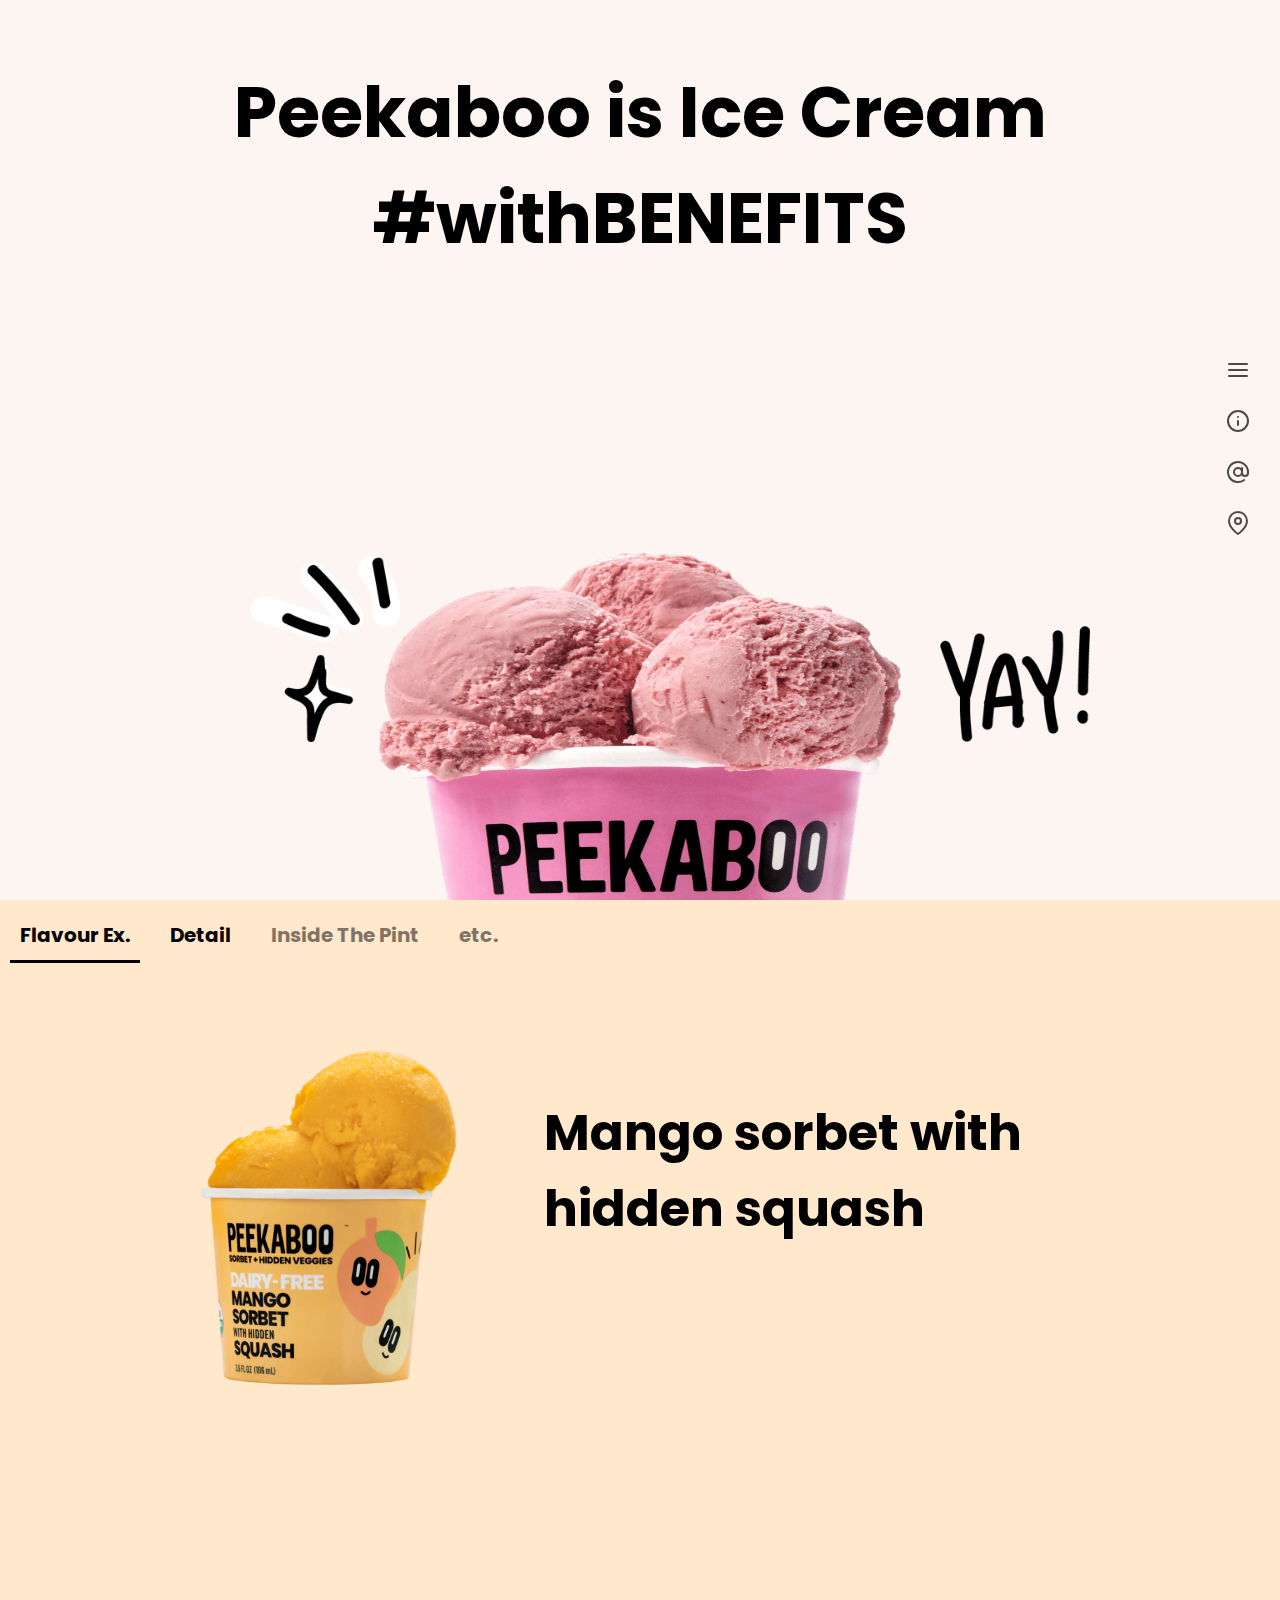
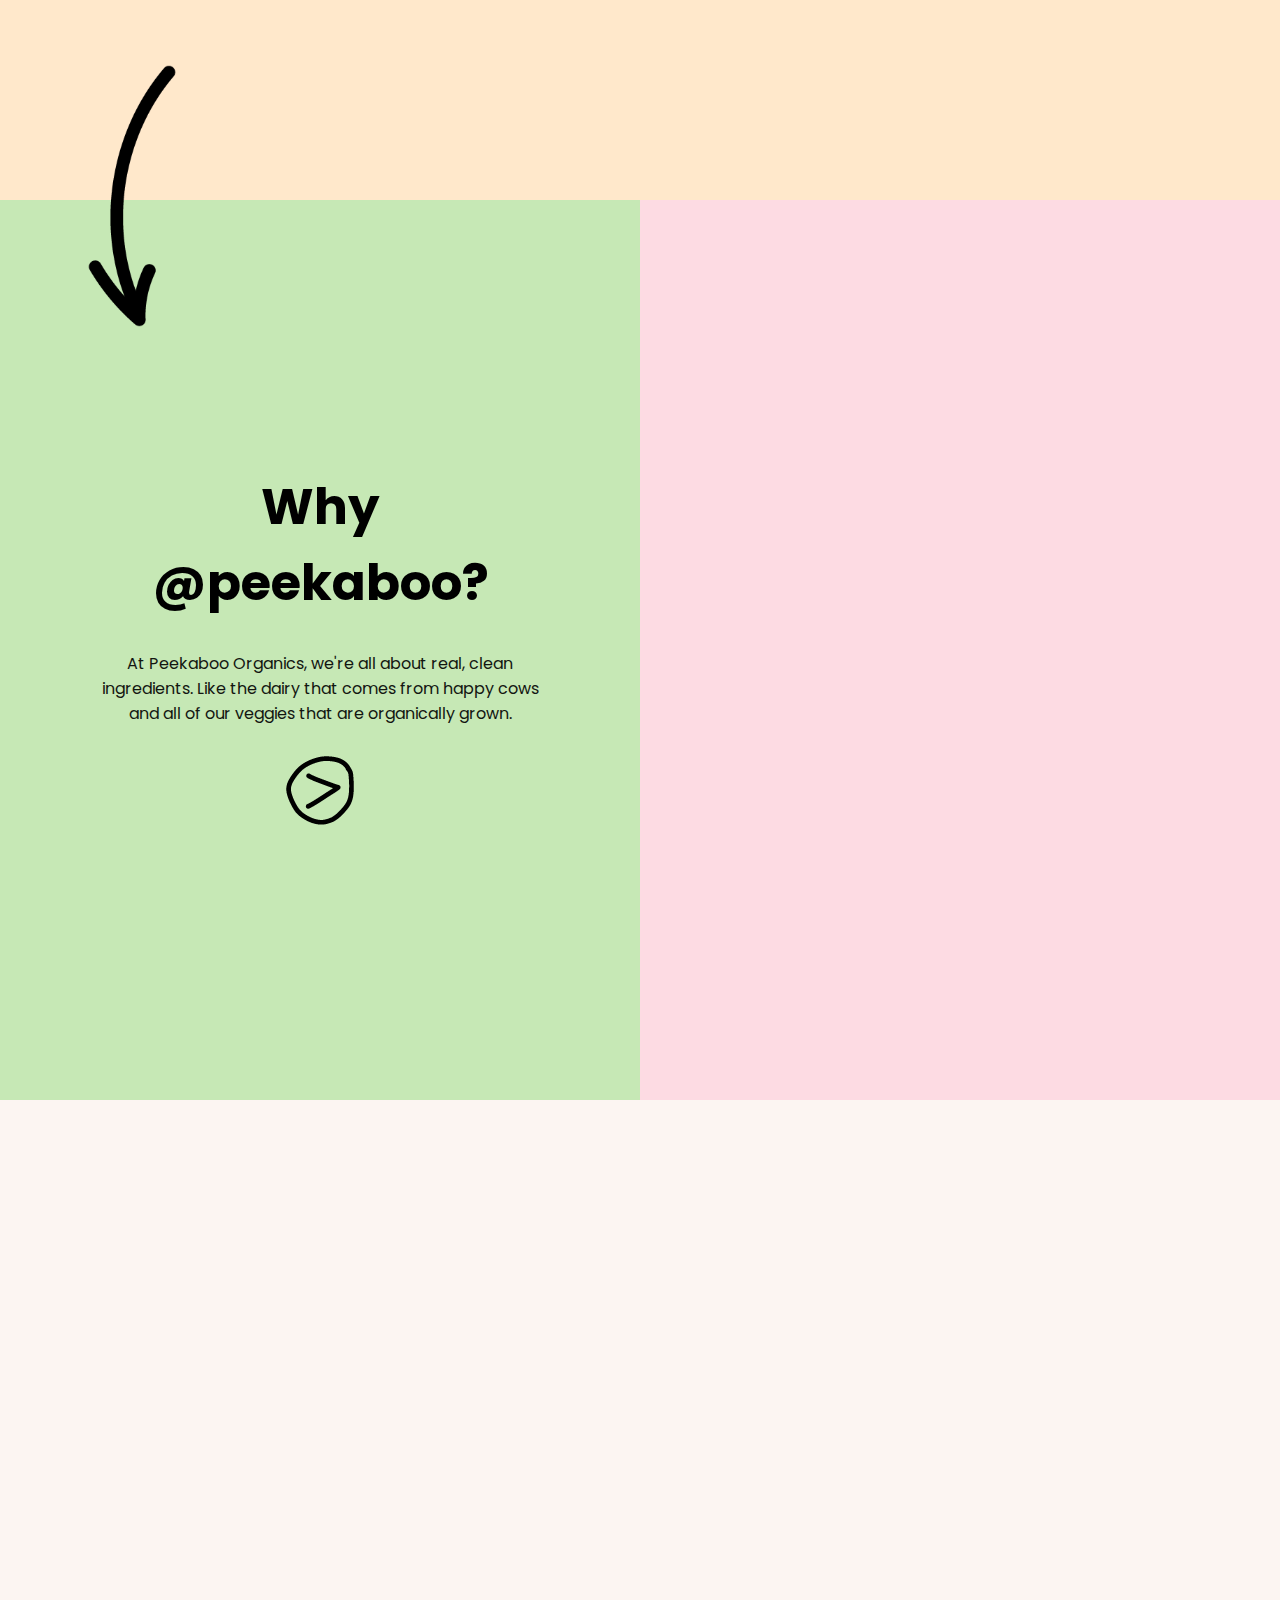
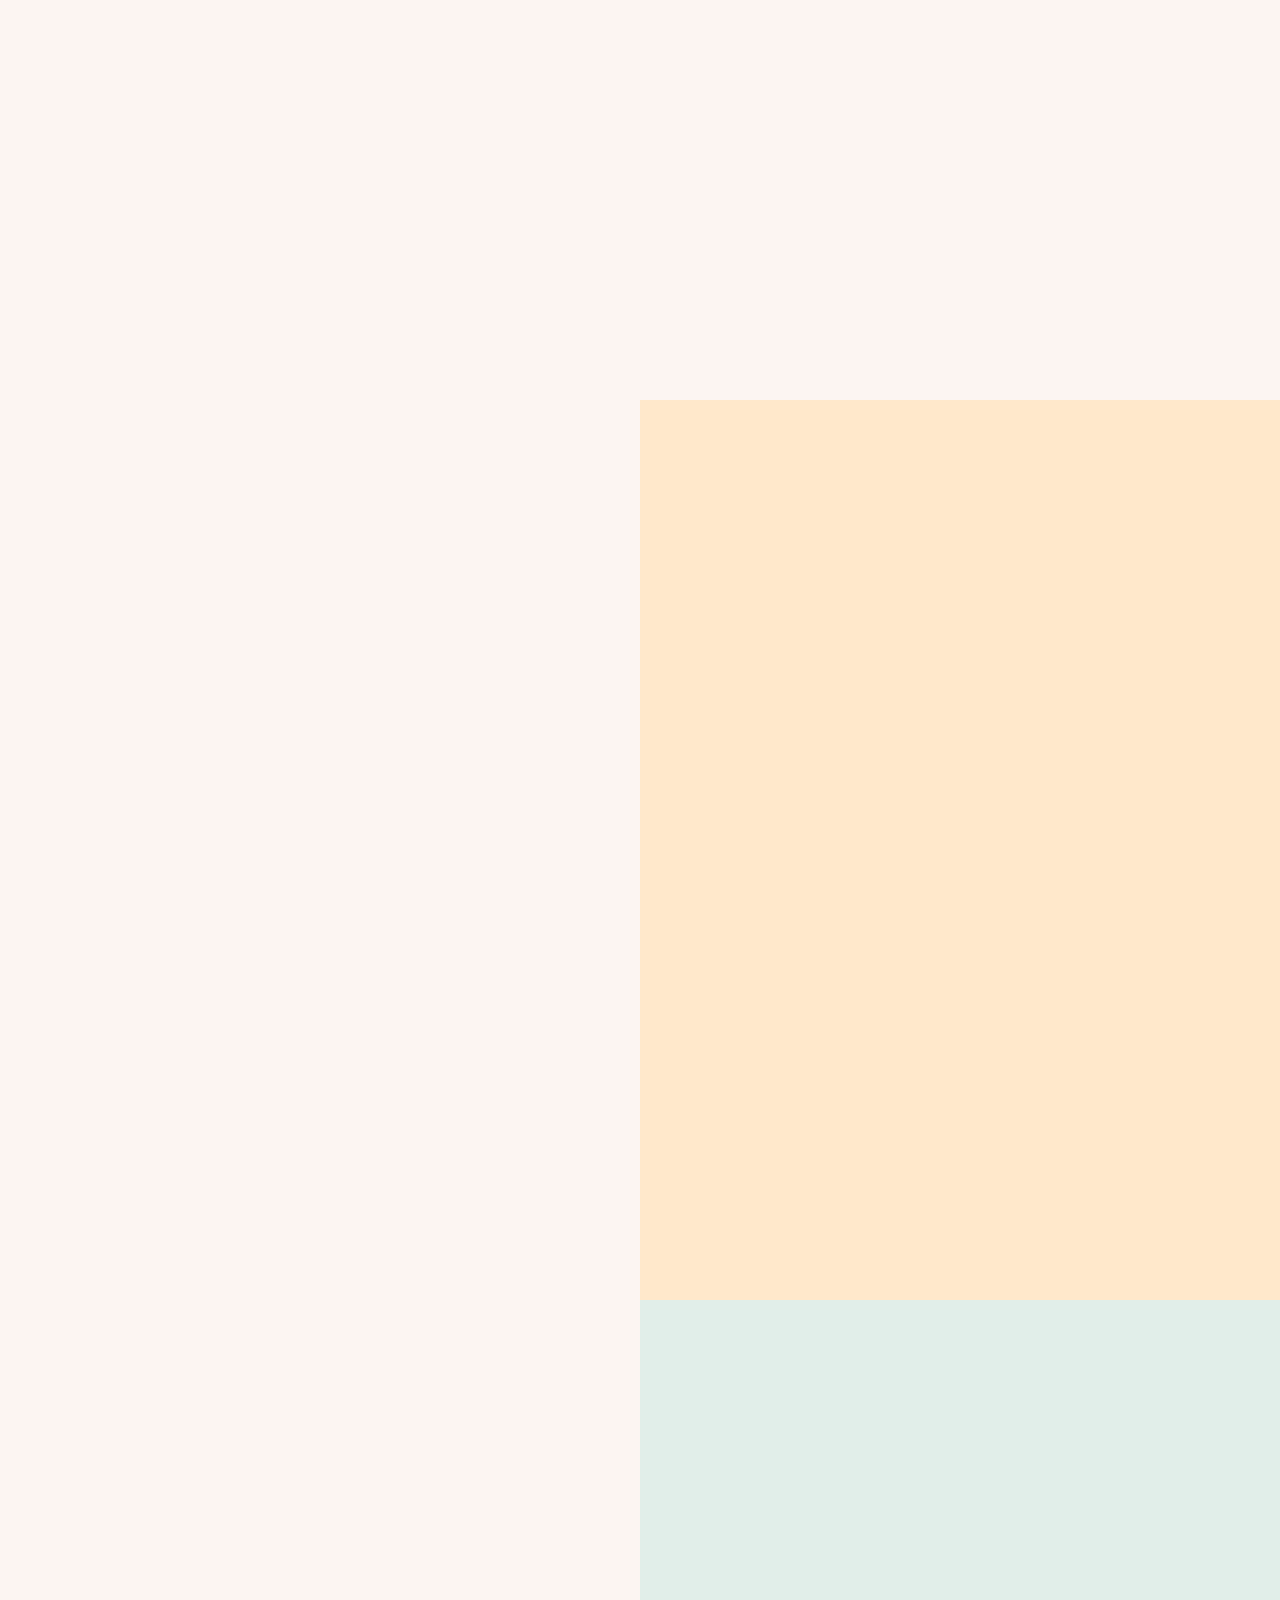
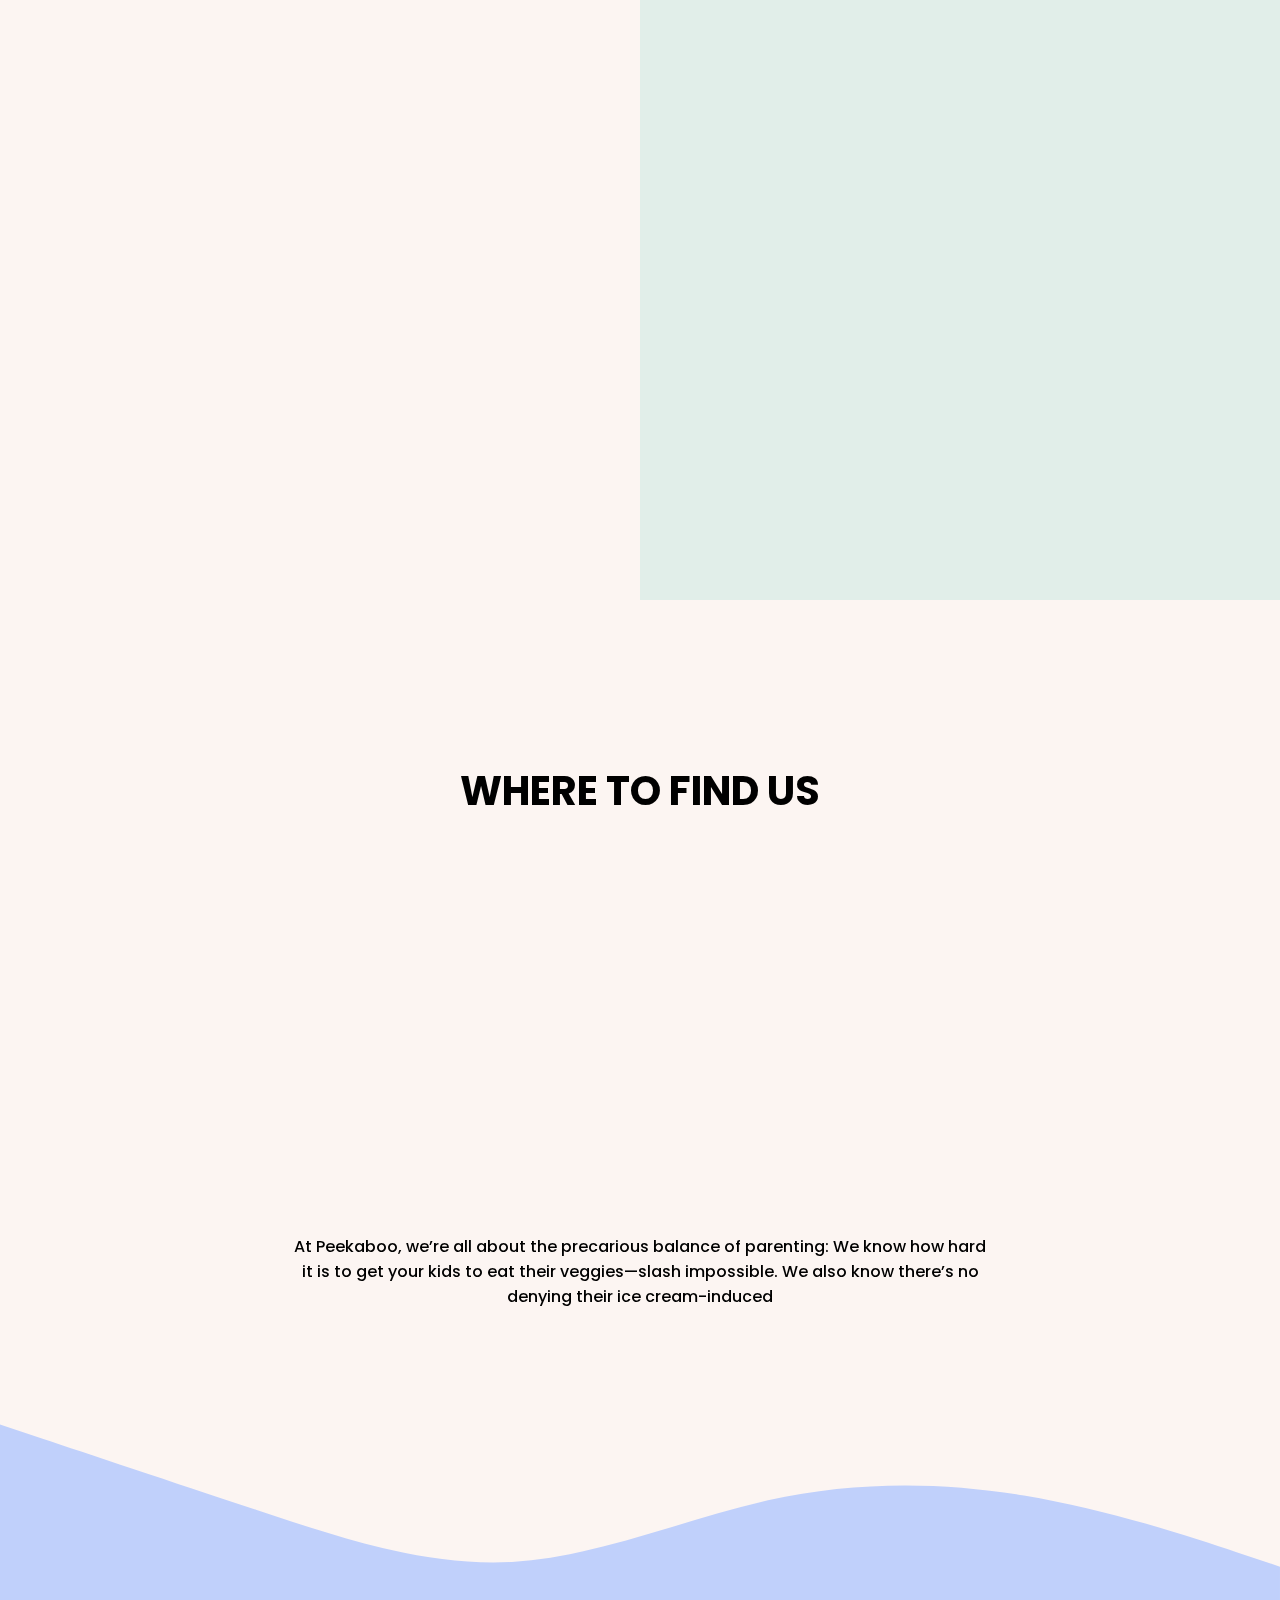
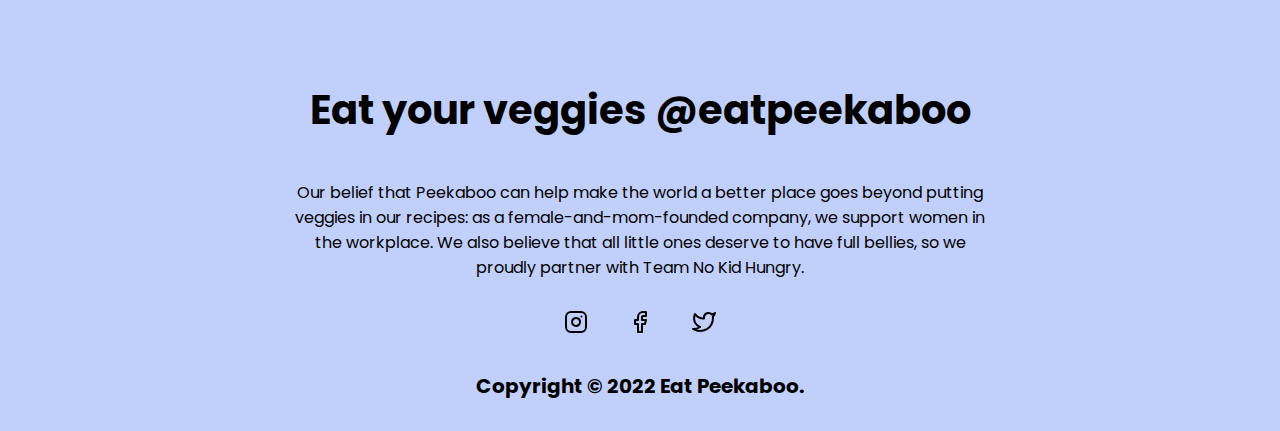
<file: food landing page/index.html>
<!DOCTYPE html>
<html lang="en">
<head>
    <meta charset="UTF-8">
    <meta http-equiv="X-UA-Compatible" content="IE=edge">
    <meta name="viewport" content="width=device-width, initial-scale=1.0">
    <title>Kuliner</title>
    <link rel="stylesheet" href="style.css">
    <link rel="preconnect" href="https://fonts.googleapis.com">
    <link rel="preconnect" href="https://fonts.gstatic.com" crossorigin>
    <link href="https://fonts.googleapis.com/css2?family=Poppins:wght@500;700;900&display=swap" rel="stylesheet">
    <link rel="stylesheet" href="https://unpkg.com/aos@next/dist/aos.css" />
</head>
<body>
<!-- =========== container ========== -->
    <div class="container">
        <!-- navbar -->
        <div class="navbar">
            <ul>
                <li><a href="#banner"><img src="img/menu.svg" alt=""></a></li>
                <li><a href="#about"><img src="img/info.svg" alt=""></a></li>
                <li><a href="#menu"><img src="img/at.svg" alt=""></a></li>
                <li><a href="#locate"><img src="img/map.svg" alt=""></a></li>
            </ul>
        </div>
        <!-- banner -->
        <section id="banner" class="banner">
            <div class="banner-title">
                <h1>Peekaboo is Ice Cream #withBENEFITS</h1>
            </div>
            <div class="banner-frame">
                <img src="img/peekaboo_cotton.png" alt="">
                <img src="img/spark_star.png" alt="">
                <img src="img/yay.png" alt="">
            </div>
        </section>
        <!-- about -->
        <section id="about" class="about-sect">
            <div class="about">
                <!-- about 1 -->
                <input type="radio" id="about-1" name="about" checked>
                <label for="about-1">Flavour Ex.</label>
                <div class="about-content">
                    <img src="img/peekaboo_mango.png" alt="">
                    <div class="about-text">
                        <h1>Mango sorbet with hidden squash</h1>
                        <p data-aos="fade-right">We pulled off a real magic trick with this mango sorbet, mixing in a cup full of pumpkin squash. Technically a fruit, it’s high in fiber and beta carotene, adding a health kick to our creamy (and non-dairy) recipe.</p>
                    </div>
                </div>
                <!-- about 2 -->
                <input type="radio" id="about-2" name="about">
                <label for="about-2">Detail</label>
                <div class="about-content">
                    <img src="img/veggies.gif">
                    <div class="about-text">
                        <h1>Less Judgement.</h1>
                        <p>Kids won’t eat their broccoli? Same same. We’re on a mission to help families develop a healthier relationship with food (and to stop beating themselves up for the #fails!). Serving ice cream with nutrition helps take some of that stress away.</p>
                        <a href="#menu"><img src="img/button.png" alt=""></a>
                    </div>
                </div>
                <label class="incorrect">Inside The Pint</label>
                <label class="incorrect">etc.</label>
            </div>
        </section>
    </div>
    <!-- sticky -->
    <section class="sticky-area" id="menu">
        <div class="sticky">
            <img src="img/arrow.png" alt="">
            <h1>Why @peekaboo?</h1>
            <p>At Peekaboo Organics, we're all about real, clean ingredients. Like the dairy that comes from happy cows and all of our veggies that are organically grown.</p>
            <a href="#about"><img src="img/button.png" alt=""></a>
        </div>
        <div class="sticky-content">
            <div>
                <img data-aos="fade-up" src="img/peekaboo_unicorn.png" alt="">
            </div>
            <div>
                <img data-aos="fade-up" src="img/peekaboo_choco.png" alt="">
            </div>
            <div>
                <img data-aos="fade-up" src="img/peekaboo_cookie.png" alt="">
            </div>
            <div>
                <img data-aos="fade-up" src="img/peekaboo_mint.png" alt="">
            </div>
        </div>
    </section>
    <!-- bottom -->
    <section class="bottom" id="locate">
        <div class="locate">
            <h1>WHERE TO FIND US</h1>
            <img data-aos="fade-up" src="img/maps.png" alt="">
            <p>At Peekaboo, we’re all about the precarious balance of parenting: We know how hard it is to get your kids to eat their veggies—slash impossible. We also know there’s no denying their ice cream-induced</p>
        </div>
        <br>
        <svg xmlns="http://www.w3.org/2000/svg" viewBox="0 0 1440 320"><path fill="#c0d0fb" fill-opacity="1" d="M0,32L48,48C96,64,192,96,288,128C384,160,480,192,576,186.7C672,181,768,139,864,117.3C960,96,1056,96,1152,112C1248,128,1344,160,1392,176L1440,192L1440,320L1392,320C1344,320,1248,320,1152,320C1056,320,960,320,864,320C768,320,672,320,576,320C480,320,384,320,288,320C192,320,96,320,48,320L0,320Z"></path></svg>
    </section>
    <section class="footer">
        <div class="footer-title">
            <h1>Eat your veggies @eatpeekaboo</h1>
            <p>Our belief that Peekaboo can help make the world a better place goes beyond putting veggies in our recipes: as a female-and-mom-founded company, we support women in the workplace. We also believe
            that all little ones deserve to have full bellies, so we proudly partner with Team No Kid Hungry.</p>
        </div>
        <div class="footer-icon">
            <a href=""><img src="img/instagram.svg" alt=""></a>
            <a href=""><img src="img/facebook.svg" alt=""></a>
            <a href=""><img src="img/twitter.svg" alt=""></a>
        </div>
        <h3>Copyright © 2022 Eat Peekaboo.</h3>
    </section>
    <script src="https://unpkg.com/aos@next/dist/aos.js"></script>
    <script>
      AOS.init();
    </script>
</body>
</html>
</file>
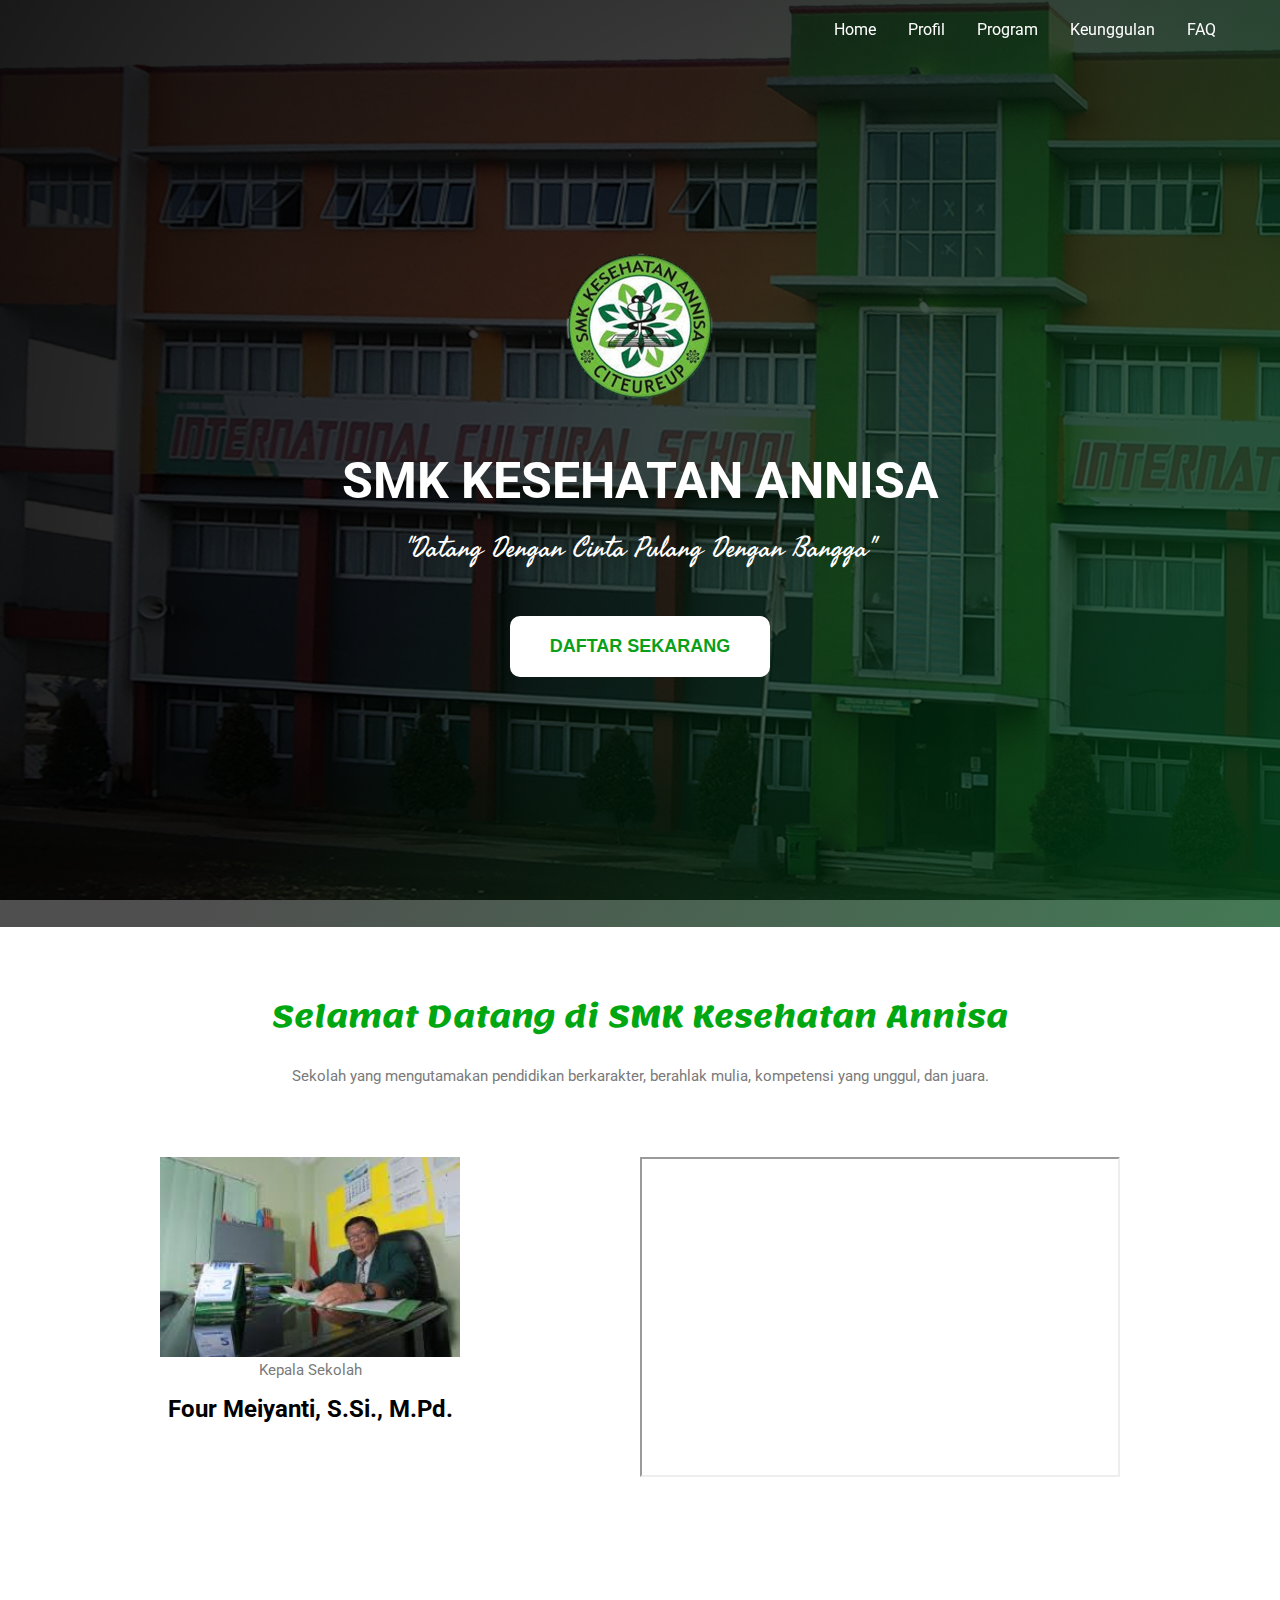
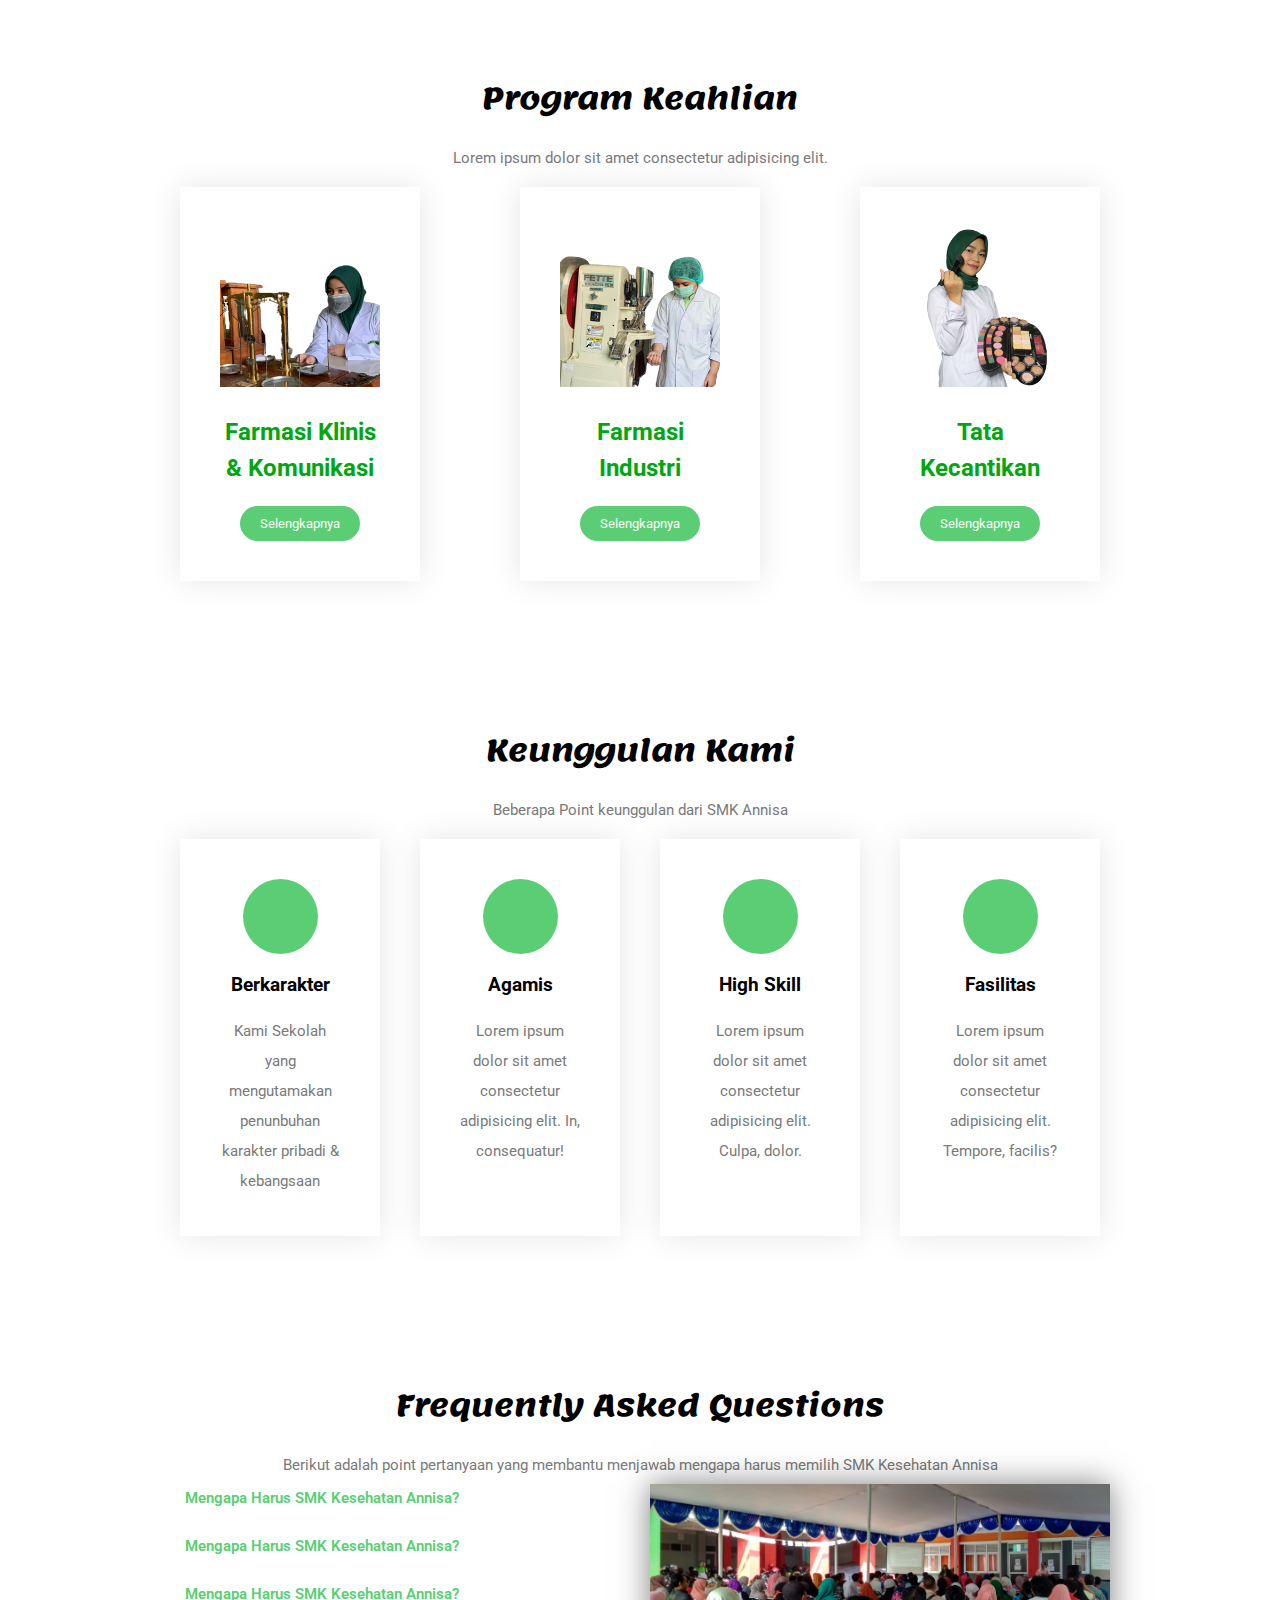
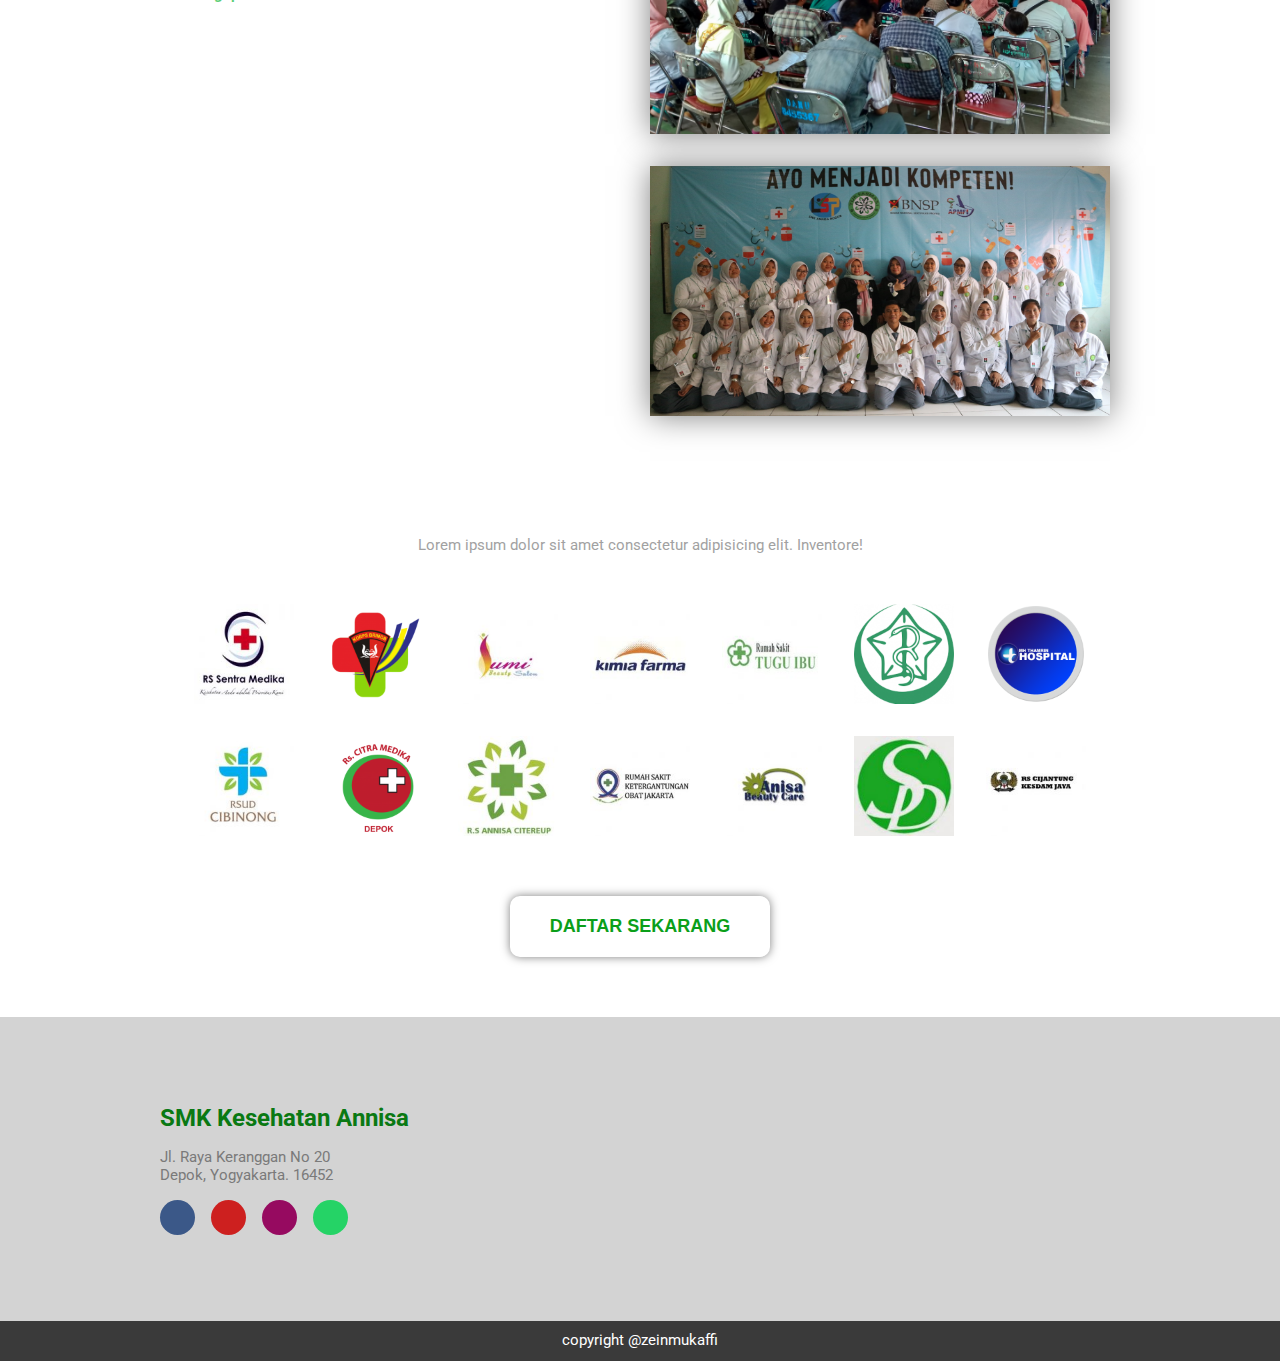
<file: school landing page/index.html>
<!DOCTYPE html>
<html lang="en">
<head>
    <meta charset="UTF-8">
    <meta http-equiv="X-UA-Compatible" content="IE=edge">
    <meta name="viewport" content="width=device-width, initial-scale=1.0">
    <title>Sekolah</title>
    <link rel="stylesheet" href="style.css">
    <link rel="stylesheet" href="https://cdnjs.cloudflare.com/ajax/libs/font-awesome/6.1.1/css/all.min.css" integrity="sha512-KfkfwYDsLkIlwQp6LFnl8zNdLGxu9YAA1QvwINks4PhcElQSvqcyVLLD9aMhXd13uQjoXtEKNosOWaZqXgel0g==" crossorigin="anonymous" referrerpolicy="no-referrer" />
</head>
<body>

    <!-- nav -->
    <nav class="nav">
        <ul>
            <li><a href="#home">Home</a></li>
            <li><a href="#profil">Profil</a></li>
            <li><a href="#major">Program</a></li>
            <li><a href="#keunggulan">Keunggulan</a></li>
            <li><a href="#aq">FAQ</a></li>
        </ul>
    </nav>

    <!-- home -->
    <section id="home" class="home">
        <div class="pelapis">
            <div class="kotak">
                <img src="asset/logo-ikon.png" alt="">
                <h1>SMK KESEHATAN ANNISA</h1>
                <p>"Datang Dengan Cinta Pulang Dengan Bangga"</p>
                <button><i class="fa-regular fa-id-badge"></i> DAFTAR SEKARANG</button>
            </div>
        </div>
    </section>
    <!-- profil -->
    <section id="profil" class="profil">
        <h1>Selamat Datang di SMK Kesehatan Annisa</h1>
        <p>Sekolah yang mengutamakan pendidikan berkarakter, berahlak mulia, kompetensi yang unggul, dan juara.</p>
        <div class="kontenprofil">
            <div class="kepsek" data-aos="slide-up" data-aos-duration="1000">
                <img width="300px" src="asset/kepsek.jpg" alt="">
                <p>Kepala Sekolah</p>
                <h2>Four Meiyanti, S.Si., M.Pd.</h2>
            </div>
            <iframe width="50%" height="320px"
            src="https://www.youtube.com/embed/XrmkRbIV8Vs" data-aos="slide-up" data-aos-duration="2000">
            </iframe>
        </div>
    </section>

    <!-- major -->

    <section id="major" class="major">
        <h1>Program Keahlian</h1>
        <p>Lorem ipsum dolor sit amet consectetur adipisicing elit.</p>
        <div class="kotaks">
            <div class="kotak">
                <img src="asset/farmasi-klinis.png" alt="">
                <i class="fa-solid fa-tablets fa-4x fa-fade"></i>
                <h2>Farmasi Klinis & Komunikasi</h2>
                <button>Selengkapnya</button>
            </div>

            <div class="kotak">
                <img src="asset/farmasi-industri-dpn.png" alt="">
                <i class="fa-solid fa-capsules fa-4x fa-fade"></i>
                <h2>Farmasi Industri</h2>
                <button>Selengkapnya</button>
            </div>

            <div class="kotak">
                <img src="asset/kecantikan.png" alt="">
                <i class="fa-solid fa-palette fa-4x fa-fade"></i>
                <h2>Tata Kecantikan</h2>
                <button>Selengkapnya</button>
            </div>
        </div>
    </section>

    <!-- major end -->

    <!-- keunggulan -->
    <section id="keunggulan" class="keunggulan">
        <h1>Keunggulan Kami</h1>
        <p>Beberapa Point keunggulan dari SMK Annisa</p>
        <div class="kotaks">
            <div class="kotak">
                <div class="yey">
                    <i class="fa-solid fa-stopwatch"></i>
                </div>
                <h3>Berkarakter</h3>
                <p>Kami Sekolah yang mengutamakan penunbuhan karakter pribadi & kebangsaan</p>
            </div>

            <div class="kotak">
                <div class="yey">
                    <i class="fa-solid fa-book-open"></i>
                </div>
                <h3>Agamis</h3>
                <p>Lorem ipsum dolor sit amet consectetur adipisicing elit. In, consequatur!</p>
            </div>
            <div class="kotak">
                <div class="yey">
                    <i class="fa-solid fa-temperature-high"></i>
                </div>
                <h3>High Skill</h3>
                <p>Lorem ipsum dolor sit amet consectetur adipisicing elit. Culpa, dolor.</p>
            </div>
            <div class="kotak">
                <div class="yey">
                    <i class="fa-solid fa-building"></i>
                </div>
                <h3>Fasilitas</h3>
                <p>Lorem ipsum dolor sit amet consectetur adipisicing elit. Tempore, facilis?</p>
            </div>
        </div>
    </section>

    <!-- keunggulan end -->

    <!-- AQ -->
    <section id="aq" class="aq">
        <div class="head">
            <h1>Frequently Asked Questions  </h1>
            <p>Berikut adalah point pertanyaan yang membantu menjawab mengapa harus memilih SMK Kesehatan Annisa</p>
        </div>
        <div class="question">
            <ul>
                <li onclick="show1()" class="dropbtn">
                    <i class="fa-solid fa-caret-right"></i> Mengapa Harus SMK Kesehatan Annisa?
                    <div class="dropdown-content" id="myDropdown1">
                        <p>Lorem ipsum dolor sit amet consectetur adipisicing elit. Perferendis repellat eos optio magnam nulla id sint quod totam tempore. Beatae debitis eius nisi neque laboriosam.</p>
                    </div>
                </li>
                <li onclick="show2()" class="dropbtn">
                    <i class="fa-solid fa-caret-right"></i> Mengapa Harus SMK Kesehatan Annisa?
                    <div class="dropdown-content" id="myDropdown2">
                        <p>Lorem ipsum dolor sit amet consectetur adipisicing elit. Perferendis repellat eos optio magnam nulla id sint quod totam tempore. Beatae debitis eius nisi neque laboriosam.</p>
                    </div>
                </li>
                <li onclick="show3()" class="dropbtn">
                    <i class="fa-solid fa-caret-right"></i> Mengapa Harus SMK Kesehatan Annisa?
                    <div class="dropdown-content" id="myDropdown3">
                        <p>Lorem ipsum dolor sit amet consectetur adipisicing elit. Perferendis repellat eos optio magnam nulla id sint quod totam tempore. Beatae debitis eius nisi neque laboriosam.</p>
                    </div>
                </li>
            </ul>
            <div class="gambar">
                <img src="asset/rapat-ortu.jpg" id="1" alt="">
                <img src="asset/ujikom.jpg" id="2" alt="">
            </div>
        </div>
    </section>
    <!-- AQ end -->
    <!-- partner -->
    <section class="partner">
        <p>Lorem ipsum dolor sit amet consectetur adipisicing elit. Inventore!</p>
        <div class="img-flex">
            <img src="asset/rs-sentra-medika-150x150.jpg" alt="">
            <img src="asset/RS-brimob-150x150.png" alt="">
            <img src="asset/umi-salon-150x150.jpg" alt="">
            <img src="asset/kimia-farma-150x150.jpg" alt="">
            <img src="asset/rs-tugu-ibu-150x150.jpg" alt="">
            <img src="asset/RS-islambogor-150x150.png" alt="">
            <img src="asset/rs-mh-thamrin-150x150.png" alt="">
            <img src="asset/rsud-cibinong-150x150.jpg" alt="">
            <img src="asset/rs-citramedika-150x150.png" alt="">
            <img src="asset/rs-annisa-citereup-150x150.jpg" alt="">
            <img src="asset/rs-ketergantungan-obat-150x150.jpg" alt="">
            <img src="asset/anisa-beuty-care-150x150.jpg" alt="">
            <img src="asset/rs-simpanga-depok-150x150.jpg" alt="">
            <img src="asset/rs-kesdam-cijantung-ok-150x150.jpg" alt="">
        </div>
        <div class="button">
            <button>
                <i class="fa-regular fa-id-badge"></i>
                DAFTAR SEKARANG
            </button>
        </div>
    </section>
    <!-- partner end -->
    <!-- lokasi -->
    <div class="lokasi">
        <div class="container">
            <div class="left">
                <h2>SMK Kesehatan Annisa</h2>
                <p>Jl. Raya Keranggan No 20 <br> Depok, Yogyakarta. 16452</p>
                <div class="sosmed">
                    <div class="icon" id="fb">
                        <i class="fa-brands fa-facebook fa-xl"></i>
                    </div>
                    <div class="icon" id="yt">
                        <i class="fa-brands fa-youtube fa-xl"></i>
                    </div>
                    <div class="icon" id="ig">
                        <i class="fa-brands fa-instagram fa-xl"></i>
                    </div>
                    <div class="icon" id="wa">
                        <i class="fa-brands fa-whatsapp fa-xl"></i>
                    </div>
                </div>
            </div>
            <div class="right">
                <iframe src="https://www.google.com/maps/embed?pb=!1m18!1m12!1m3!1d1422.598792088502!2d-74.0457111400667!3d40.689740782487675!2m3!1f0!2f0!3f0!3m2!1i1024!2i768!4f13.1!3m3!1m2!1s0x89c25090129c363d%3A0x40c6a5770d25022b!2sPatung%20Liberty!5e0!3m2!1sid!2sid!4v1649319424237!5m2!1sid!2sid" width="100%" height="280" style="border:0;" allowfullscreen="" loading="lazy" referrerpolicy="no-referrer-when-downgrade"></iframe>
            </div>
        </div>
    </div>
    <!-- end lokasi -->
    <!-- footer -->
    <div class="footer">
        <p>copyright @zeinmukaffi</p>
    </div>
    <!-- end -->
    <div class="naik">
        <a href="#home">
            <i class="fa-solid fa-arrow-up"></i>
        </a>
    </div>









    <script src="engine.js"></script>
</body>
</html>
</file>
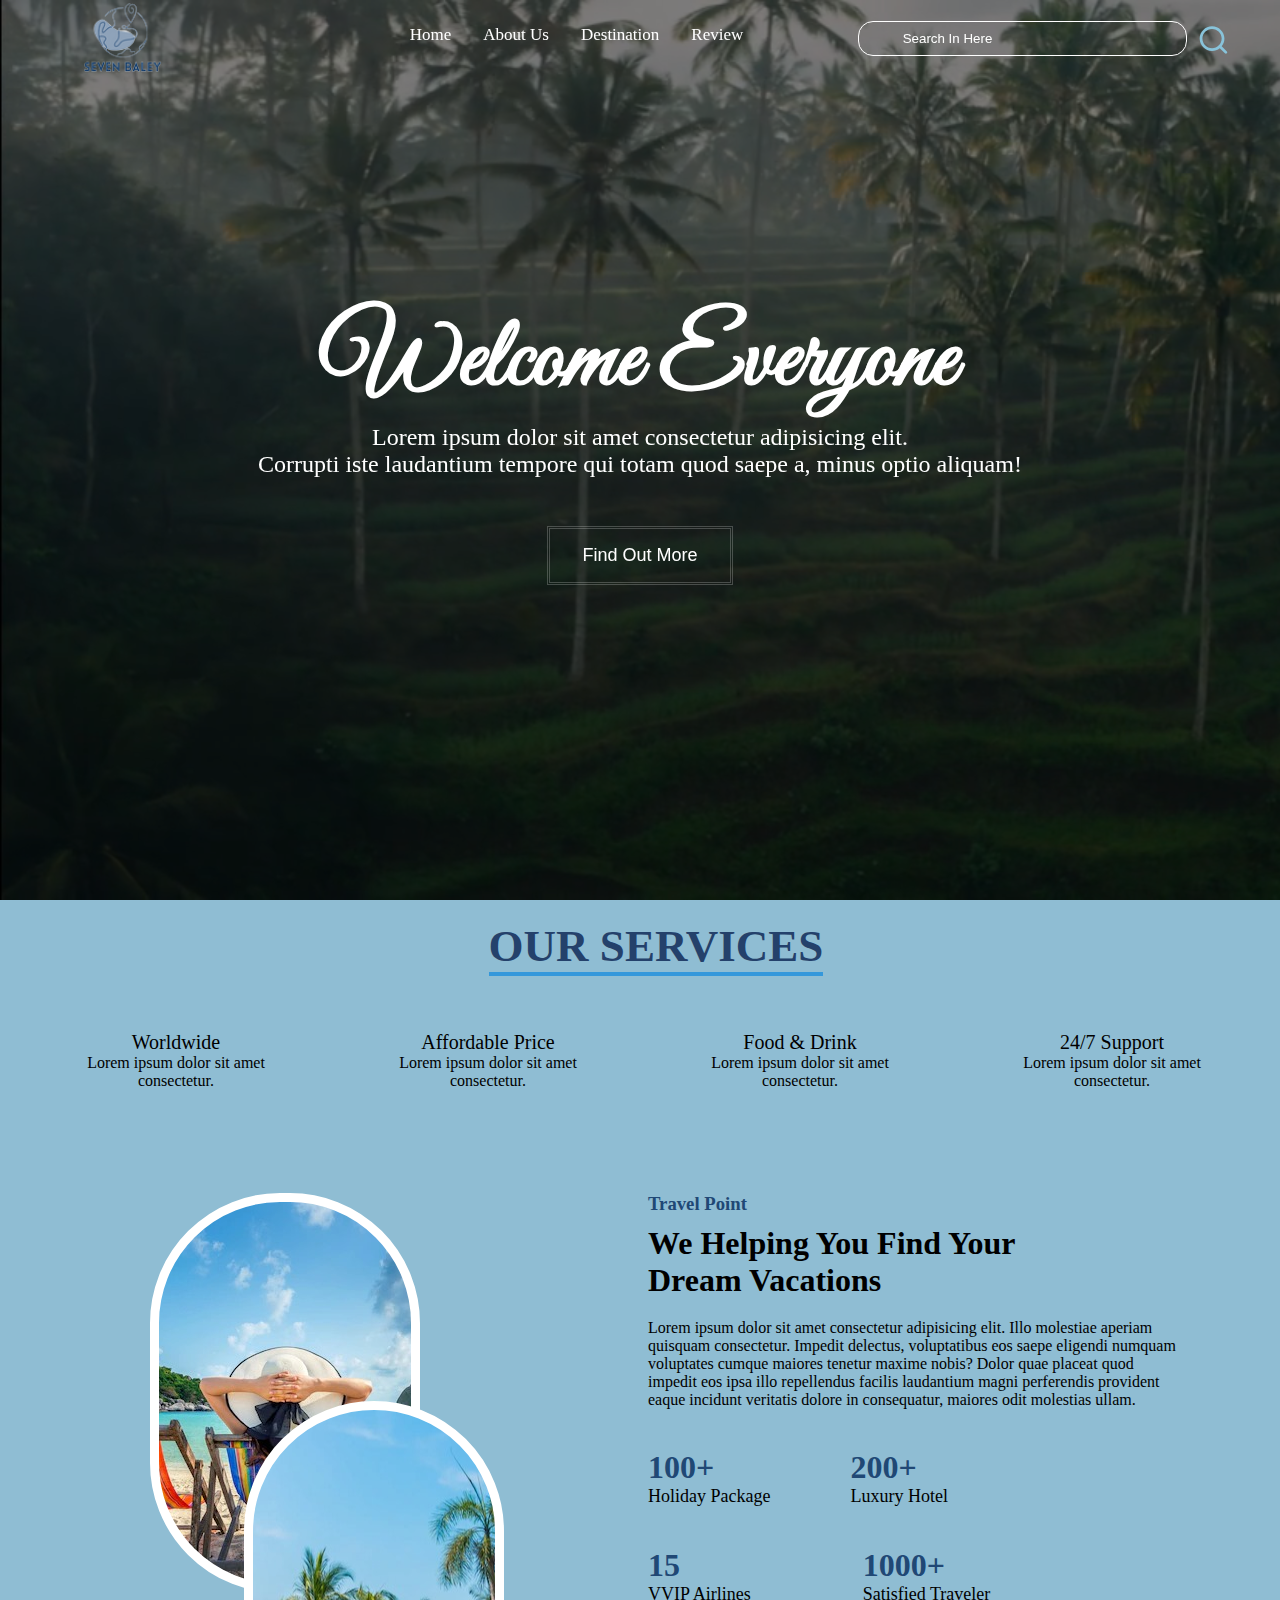
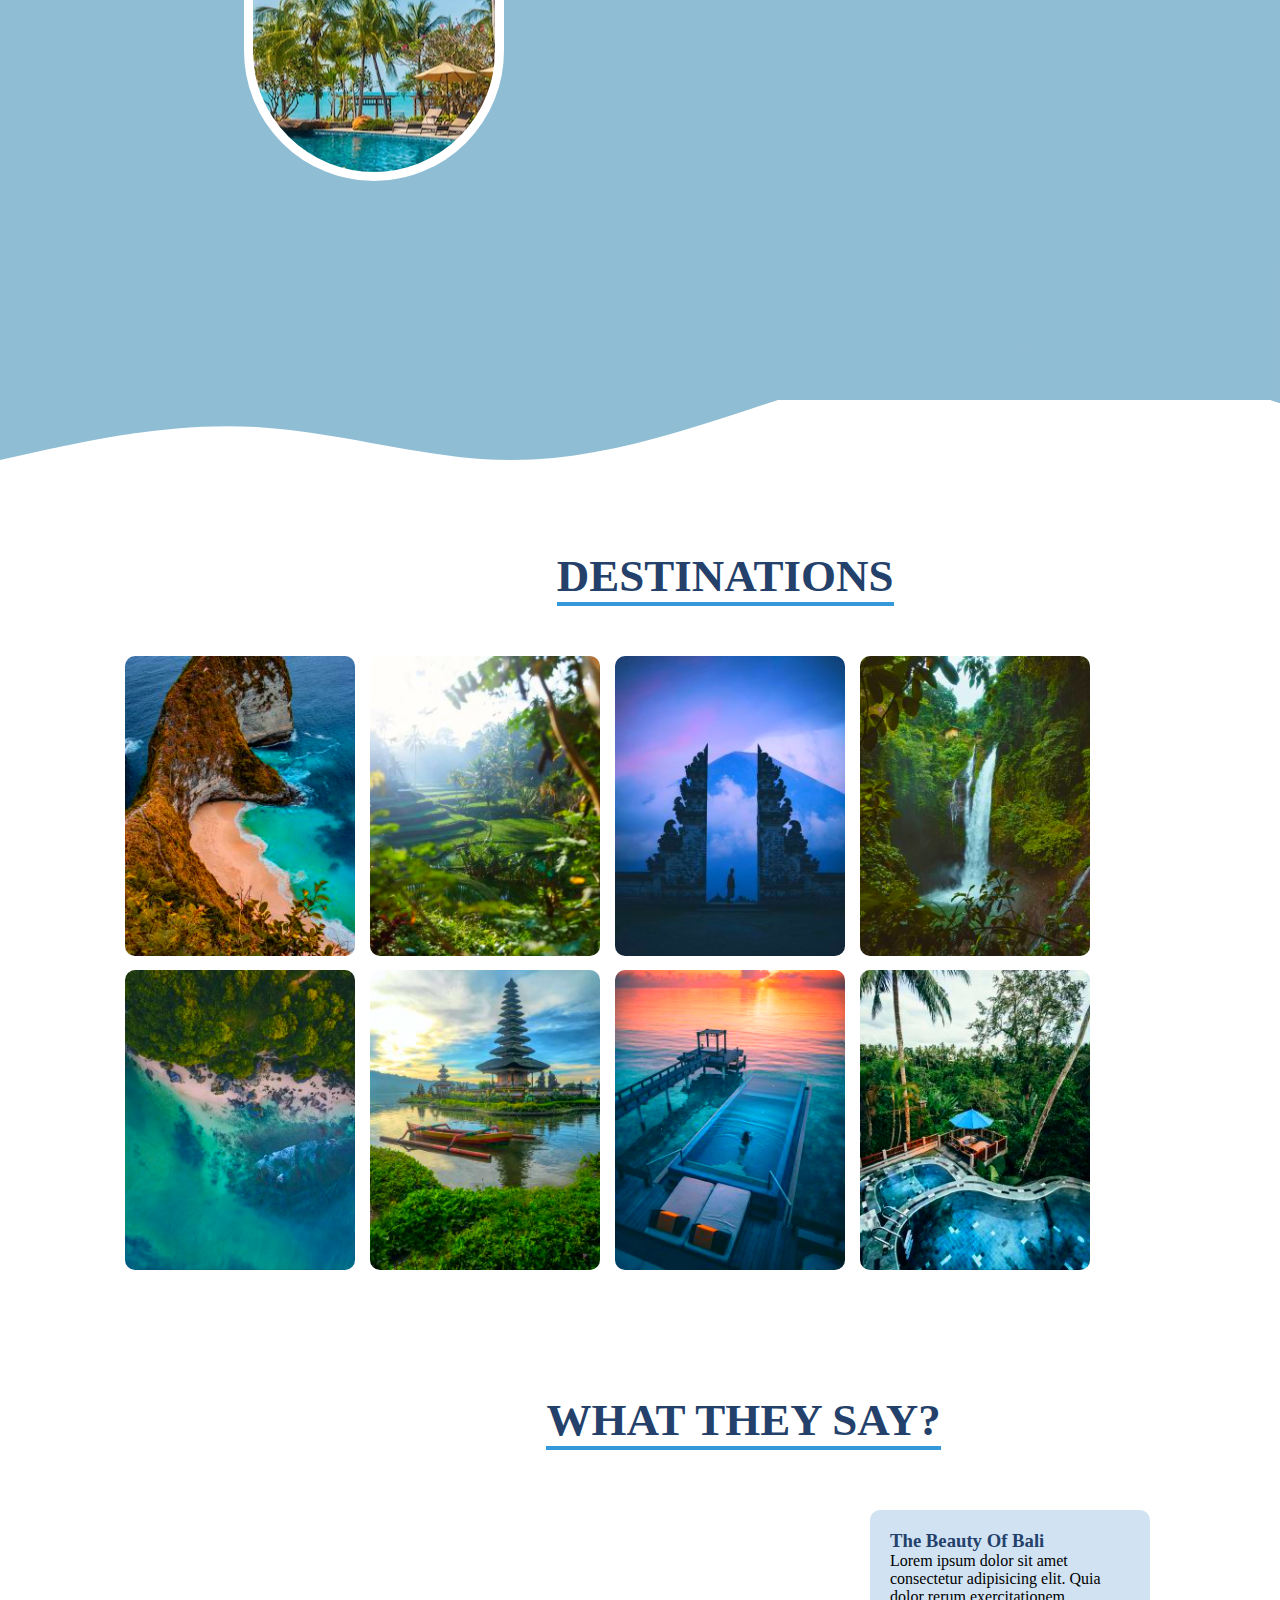
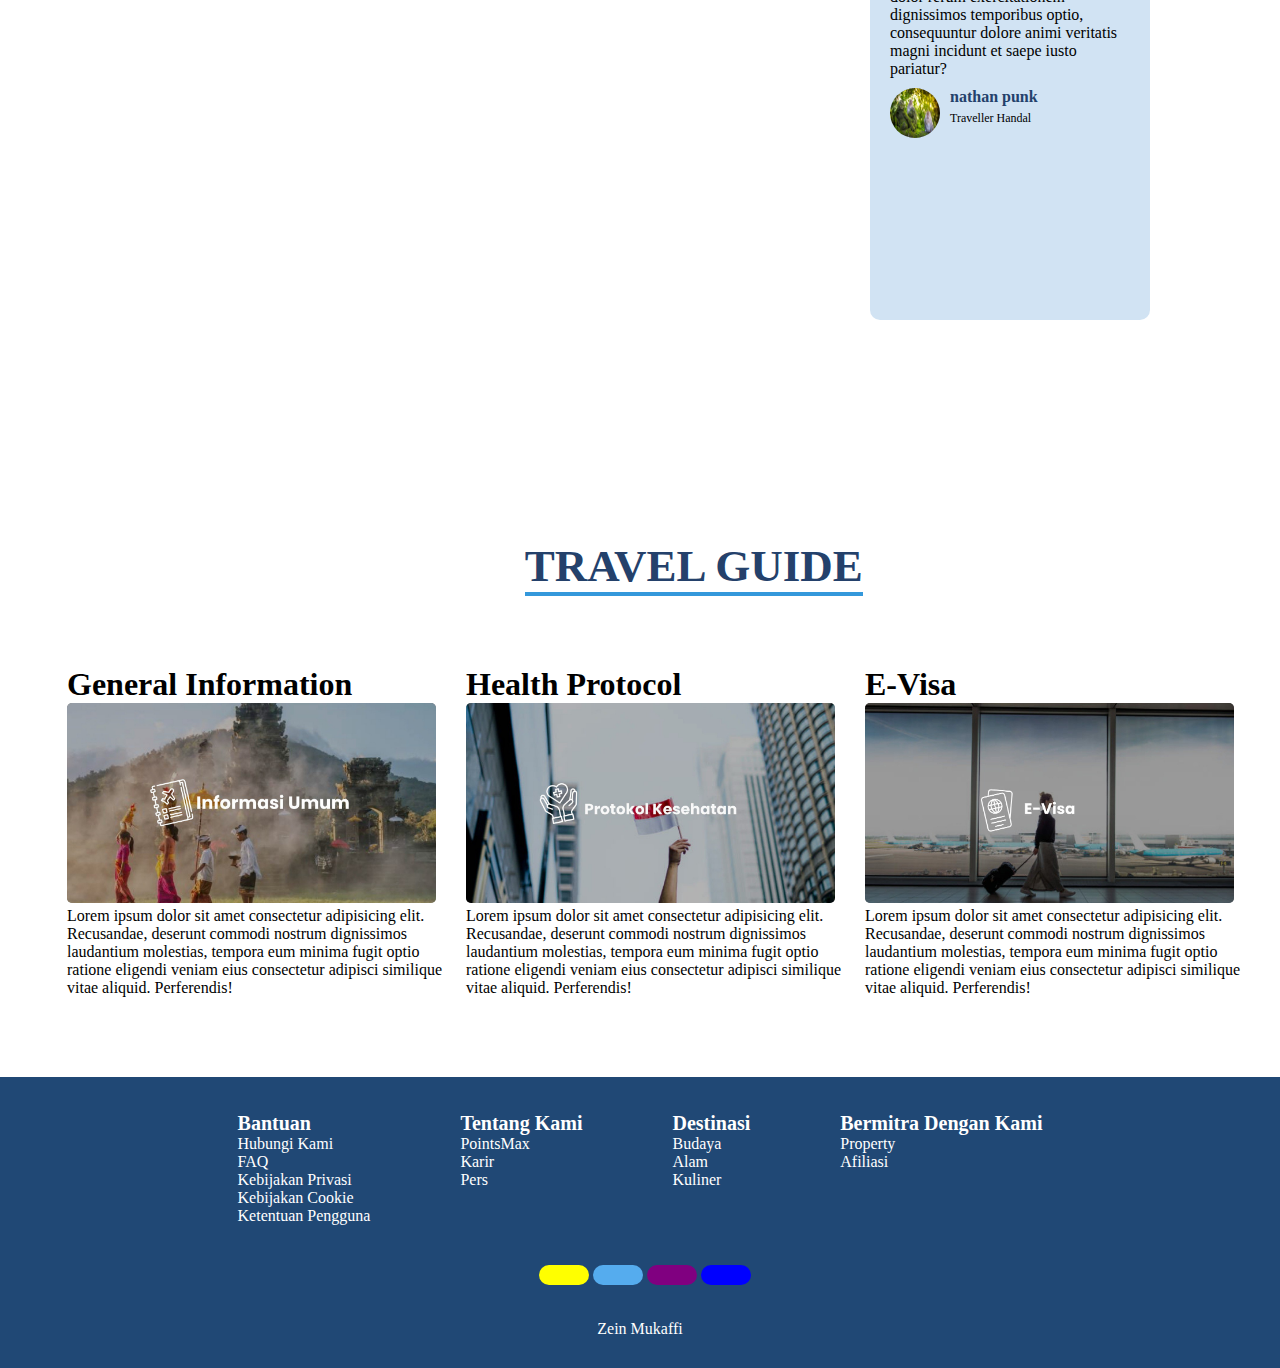
<file: travel landing page/index.html>
<!DOCTYPE html> 
<html lang="en"> 
<head> 
    <meta charset="UTF-8"> 
    <meta http-equiv="X-UA-Compatible" content="IE=edge"> 
    <meta name="viewport" content="width=device-width, initial-scale=1.0"> 
    <title>WISATA</title> 
    <link rel="stylesheet" href="style.css"> 
    <link rel="stylesheet" href="https://cdnjs.cloudflare.com/ajax/libs/animate.css/4.1.1/animate.min.css" /> 
    <link rel="stylesheet" href="https://cdnjs.cloudflare.com/ajax/libs/font-awesome/6.1.1/css/all.min.css" 
        integrity="sha512-KfkfwYDsLkIlwQp6LFnl8zNdLGxu9YAA1QvwINks4PhcElQSvqcyVLLD9aMhXd13uQjoXtEKNosOWaZqXgel0g==" 
        crossorigin="anonymous" referrerpolicy="no-referrer" /> 
    <link href="https://unpkg.com/aos@2.3.1/dist/aos.css" rel="stylesheet"> 
</head> 
 
<body> 
    <!-- start Header --> 
    <section id="home"> 
        <div class="header"> 
            <nav> 
                <a href="#"><img src="asset/logo.png" alt="" class="logo"></a> 
                <ul class="nav"> 
                    <li><a href="#home">Home</a></li> 
                    <li><a href="#about-us">About Us</a></li> 
                    <li><a href="#destination">Destination</a></li> 
                    <li><a href="#review">Review</a></li> 
                </ul> 
 
                <div class="search"> 
                    <input type="text" placeholder="Search In Here"> 
                    <img src="asset/seach.svg" alt=""> 
                </div> 
            </nav> 
 
            <header class="v-header container"> 
                <div class="video-header"> 
                    <video autoplay muted loop> 
                        <source src="asset/bali.mp4" type="video/mp4"> 
                    </video> 
                </div> 
 
                <div class="header-overlay"></div> 
                <div class="header-content"> 
                    <h1>Welcome Everyone</h1> 
                    <p>Lorem ipsum dolor sit amet consectetur adipisicing elit. <br> Corrupti iste laudantium tempore qui totam quod saepe a, minus optio aliquam!</p> 
                    <button class="btn btn-slide"> 
                        <a href="#destination">Find Out More</a> 
                    </button> 
                </div> 
            </header> 
        </div> 
    </section> 
    <!-- End Header --> 
     
    <!-- services -->
    <section id="about-us"> 
        <div class="services"> 
            <h1>Our Services</h1> 
        </div> 
         
        <div class="services-all"> 
            <div class="service"> 
                <i class="fas fa-globe"></i> 
                <h2>Worldwide</h2> 
                <p>Lorem ipsum dolor sit amet consectetur.</p> 
            </div> 
            <div class="service"> 
                <i class="fas fa-wallet"></i> 
                <h2>Affordable Price</h2> 
                <p>Lorem ipsum dolor sit amet consectetur.</p> 
            </div> 
            <div class="service"> 
                <i class="fas fa-utensils"></i> 
                <h2>Food & Drink</h2> 
                <p>Lorem ipsum dolor sit amet consectetur.</p> 
            </div> 
            <div class="service"> 
                <i class="fas fa-headset"></i> 
                <h2>24/7 Support</h2> 
                <p>Lorem ipsum dolor sit amet consectetur.</p> 
            </div> 
        </div>
        <div class="point">
            <div class="img-all">
                <div class="img-point"></div>
                <div class="img-layers"></div>
            </div>
            <div class="point-text">
                <h3>Travel Point</h3>
                <h1>We Helping You Find Your <br> Dream Vacations</h1>
                <p>Lorem ipsum dolor sit amet consectetur adipisicing elit. Illo molestiae aperiam quisquam consectetur. Impedit delectus, voluptatibus eos saepe eligendi numquam voluptates cumque maiores tenetur maxime nobis? Dolor quae placeat quod impedit eos ipsa illo repellendus facilis laudantium magni perferendis provident eaque incidunt veritatis dolore in consequatur, maiores odit molestias ullam.</p>
                <div class="text-grid">
                    <div>
                        <h1>100+</h1>
                        <h2>Holiday Package</h2>
                    </div>
                    <div>
                        <h1>200+</h1>
                        <h2>Luxury Hotel</h2>
                    </div>
                </div>
                <div class="text-grid1">
                    <div>
                        <h1>15</h1>
                        <h2>VVIP Airlines</h2>
                    </div>
                    <div>
                        <h1>1000+</h1>
                        <h2>Satisfied Traveler</h2>
                    </div>
                </div>
            </div>
        </div>
        <svg xmlns="http://www.w3.org/2000/svg" viewBox="0 0 1440 320"><path fill="#8FBDD3" fill-opacity="1" d="M0,224L48,213.3C96,203,192,181,288,186.7C384,192,480,224,576,224C672,224,768,192,864,160C960,128,1056,96,1152,96C1248,96,1344,128,1392,144L1440,160L1440,0L1392,0C1344,0,1248,0,1152,0C1056,0,960,0,864,0C768,0,672,0,576,0C480,0,384,0,288,0C192,0,96,0,48,0L0,0Z"></path></svg>
    </section>
    <!-- services -->

    <!-- destination -->
    <section id="destinasi">
        <div class="destination" id="destination">
            <h1>DESTINATIONS</h1>
            <div class="destination-card">
                <div class="box-1">
                    <img src="asset/poto-1.jpg" alt="">
                </div>
                <div class="box-1">
                    <img src="asset/poto-2.jpg" alt="">
                </div>
                <div class="box-1">
                    <img src="asset/poto-3.jpg" alt="">
                </div>
                <div class="box-1">
                    <img src="asset/poto-4.jpg" alt="">
                </div>
                <div class="box-1">
                    <img src="asset/poto-5.jpg" alt="">
                </div>
                <div class="box-1">
                    <img src="asset/poto-6.jpg" alt="">
                </div>
                <div class="box-1">
                    <img src="asset/poto-7.jpg" alt="">
                </div>
                <div class="box-1">
                    <img src="asset/poto-8.jpg" alt="">
                </div>
            </div>
        </div>
    </section>
    <!-- end destination -->
    <!-- review -->
    <section>
        <div class="review" id="review">
                <div class="review-title">
                    <h1>WHAT THEY SAY?</h1>
                </div>
                <div class="container5">
                    <div class="review-img">
                        <iframe src="https://www.youtube.com/embed/2b9txcAt4e0?autoplay=1" frameborder="0"></iframe>
                    </div>
                    <div class="box">
                        <div class="review-text">
                            <h3>The Beauty Of Bali</h3>
                            <p>Lorem ipsum dolor sit amet consectetur adipisicing elit. Quia dolor rerum exercitationem dignissimos temporibus optio, consequuntur dolore animi veritatis magni incidunt et saepe iusto pariatur?</p>
                        </div>
                        <div class="traveller">
                            <img class="border" src="asset/nathan punk.jpeg" alt="">
                            <div class="border-text">
                                <h4>nathan punk</h4>
                                <p>Traveller Handal</p>
                            </div>
                        </div>
                    </div>
                </div>
        </div>
        <!-- end -->
        <!-- traveller guide -->
            <div class="travel-guide">
                <h1>Travel Guide</h1>
            </div>
            <div class="column">
                <div>
                    <h1>General Information</h1>
                    <img src="asset/travel-guide1.jpeg" alt="">
                    <p>Lorem ipsum dolor sit amet consectetur adipisicing elit. Recusandae, deserunt commodi nostrum dignissimos laudantium molestias, tempora eum minima fugit optio ratione eligendi veniam eius consectetur adipisci similique vitae aliquid. Perferendis!</p>
                </div>
                <div>
                    <h1>Health Protocol</h1>
                    <img src="asset/travel-guide2.jpeg" alt="">
                    <p>Lorem ipsum dolor sit amet consectetur adipisicing elit. Recusandae, deserunt commodi nostrum dignissimos laudantium molestias, tempora eum minima fugit optio ratione eligendi veniam eius consectetur adipisci similique vitae aliquid. Perferendis!</p>
                </div>
                <div>
                    <h1>E-Visa</h1>
                    <img src="asset/travel-guide3.jpeg" alt="">
                    <p>Lorem ipsum dolor sit amet consectetur adipisicing elit. Recusandae, deserunt commodi nostrum dignissimos laudantium molestias, tempora eum minima fugit optio ratione eligendi veniam eius consectetur adipisci similique vitae aliquid. Perferendis!</p>
                </div>
            </div>
        <!-- end -->
    </section>
    <!-- end review -->
    <!-- footer -->
    <div class="footer">
        <div class="footer-atas">
            <div class="bantuan">
                <h3>Bantuan</h3>
                <ul>
                    <li><a href="">Hubungi Kami</a></li>
                    <li><a href="">FAQ</a></li>
                    <li><a href="">Kebijakan Privasi</a></li>
                    <li><a href="">Kebijakan Cookie</a></li>
                    <li><a href="">Ketentuan Pengguna</a></li>
                </ul>
            </div>
            <div class="tentang-kami">
                <div class="pemisah-footer">
                    <h3>Tentang Kami</h3>
                    <ul>
                        <li><a href="">PointsMax</a></li>
                        <li><a href="">Karir</a></li>
                        <li><a href="">Pers</a></li>
                    </ul>
                </div>
            </div>
            <div class="destinasi">
                <div class="pemisah-footer">
                    <h3>Destinasi</h3>
                    <ul>
                        <li><a href="">Budaya</a></li>
                        <li><a href="">Alam</a></li>
                        <li><a href="">Kuliner</a></li>
                    </ul>
                </div>
            </div>
            <div class="bermitra">
                <div class="pemisah-footer">
                    <h3>Bermitra Dengan Kami</h3>
                    <ul>
                        <li><a href="">Property</a></li>
                        <li><a href="">Afiliasi</a></li>
                    </ul>
                </div>
            </div>
        </div>
        <div class="media-sosial">
            <a href="#" class="fa-brands fa-snapchat"></a>
            <a href="#" class="fa-brands fa-twitter"></a>
            <a href="#" class="fa-brands fa-instagram"></a>
            <a href="#" class="fa-brands fa-facebook"></a>
        </div>
        <div class="text-media">
            <p>Zein Mukaffi</p>
        </div>
    </div>
    <!-- end -->

 
    <script src="https://unpkg.com/aos@2.3.1/dist/aos.js"></script> 
    <script type="text/javascript"> 
        window.addEventListener("scroll", function () { 
          var nav = document.querySelector("nav"); 
          nav.classList.toggle('sticky', window.scrollY > 0); 
        }); 
    </script> 
 
    <script> 
        AOS.init(); 
    </script> 
</body> 
 
</html>
</file>
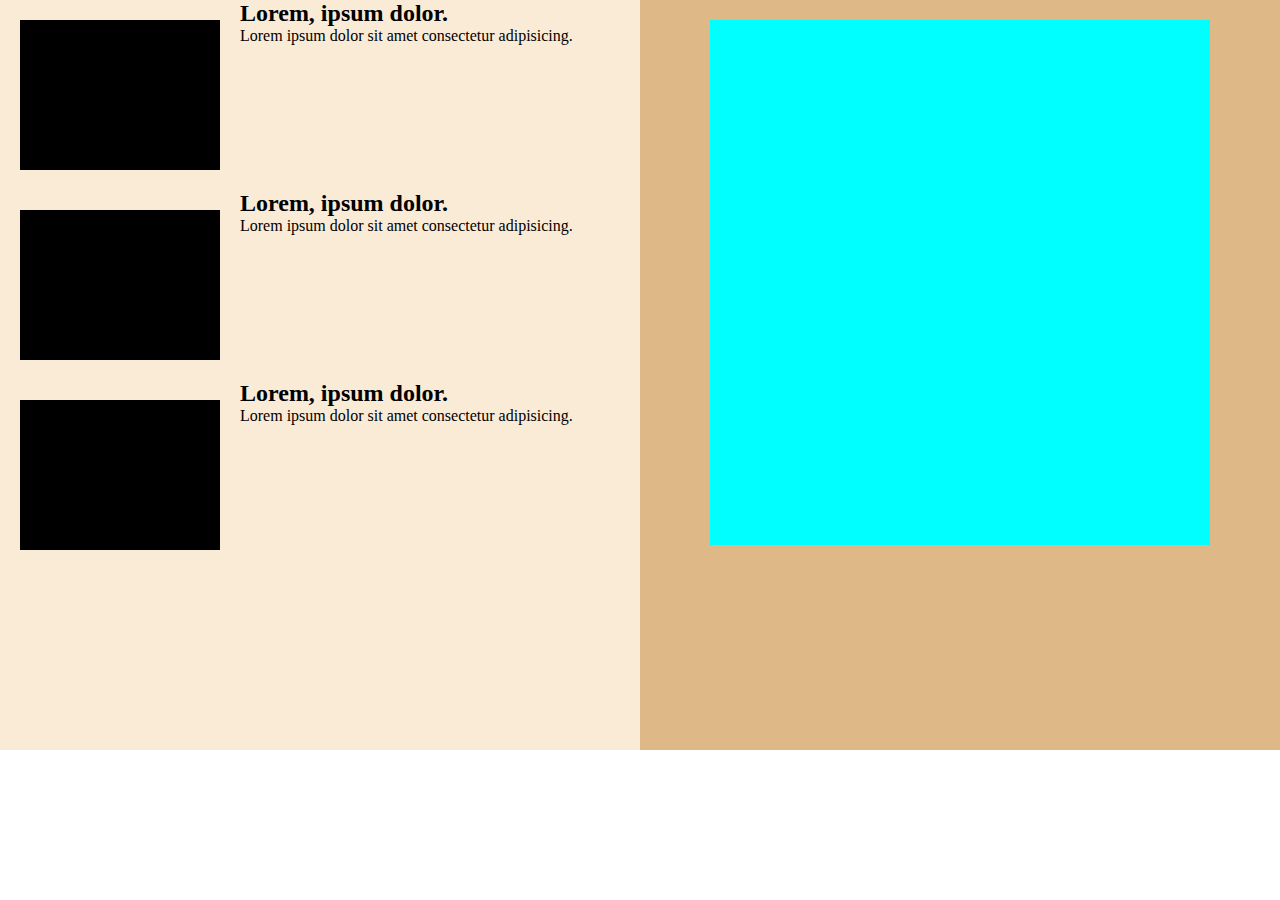
<file: hospital landing page/indexx.html>
<!DOCTYPE html>
<html lang="en">
<head>
    <meta charset="UTF-8">
    <meta http-equiv="X-UA-Compatible" content="IE=edge">
    <meta name="viewport" content="width=device-width, initial-scale=1.0">
    <title>Document</title>
    <link rel="stylesheet" href="stylee.css">
</head>
<body>
    <div class="container">
        <div class="left">
            <div class="box-left">
                <div class="aa"></div>
                <div class="text">
                    <h2>Lorem, ipsum dolor.</h2>
                    <p>Lorem ipsum dolor sit amet consectetur adipisicing.</p>
                </div>
            </div>
            <div class="box-left">
                <div class="aa"></div>
                <div class="text">
                    <h2>Lorem, ipsum dolor.</h2>
                    <p>Lorem ipsum dolor sit amet consectetur adipisicing.</p>
                </div>
            </div>
            <div class="box-left">
                <div class="aa"></div>
                <div class="text">
                    <h2>Lorem, ipsum dolor.</h2>
                    <p>Lorem ipsum dolor sit amet consectetur adipisicing.</p>
                </div>
            </div>
        </div>
        <div class="right">
            <div class="box-right"></div>
        </div>
    </div>
</body>
</html>
</file>
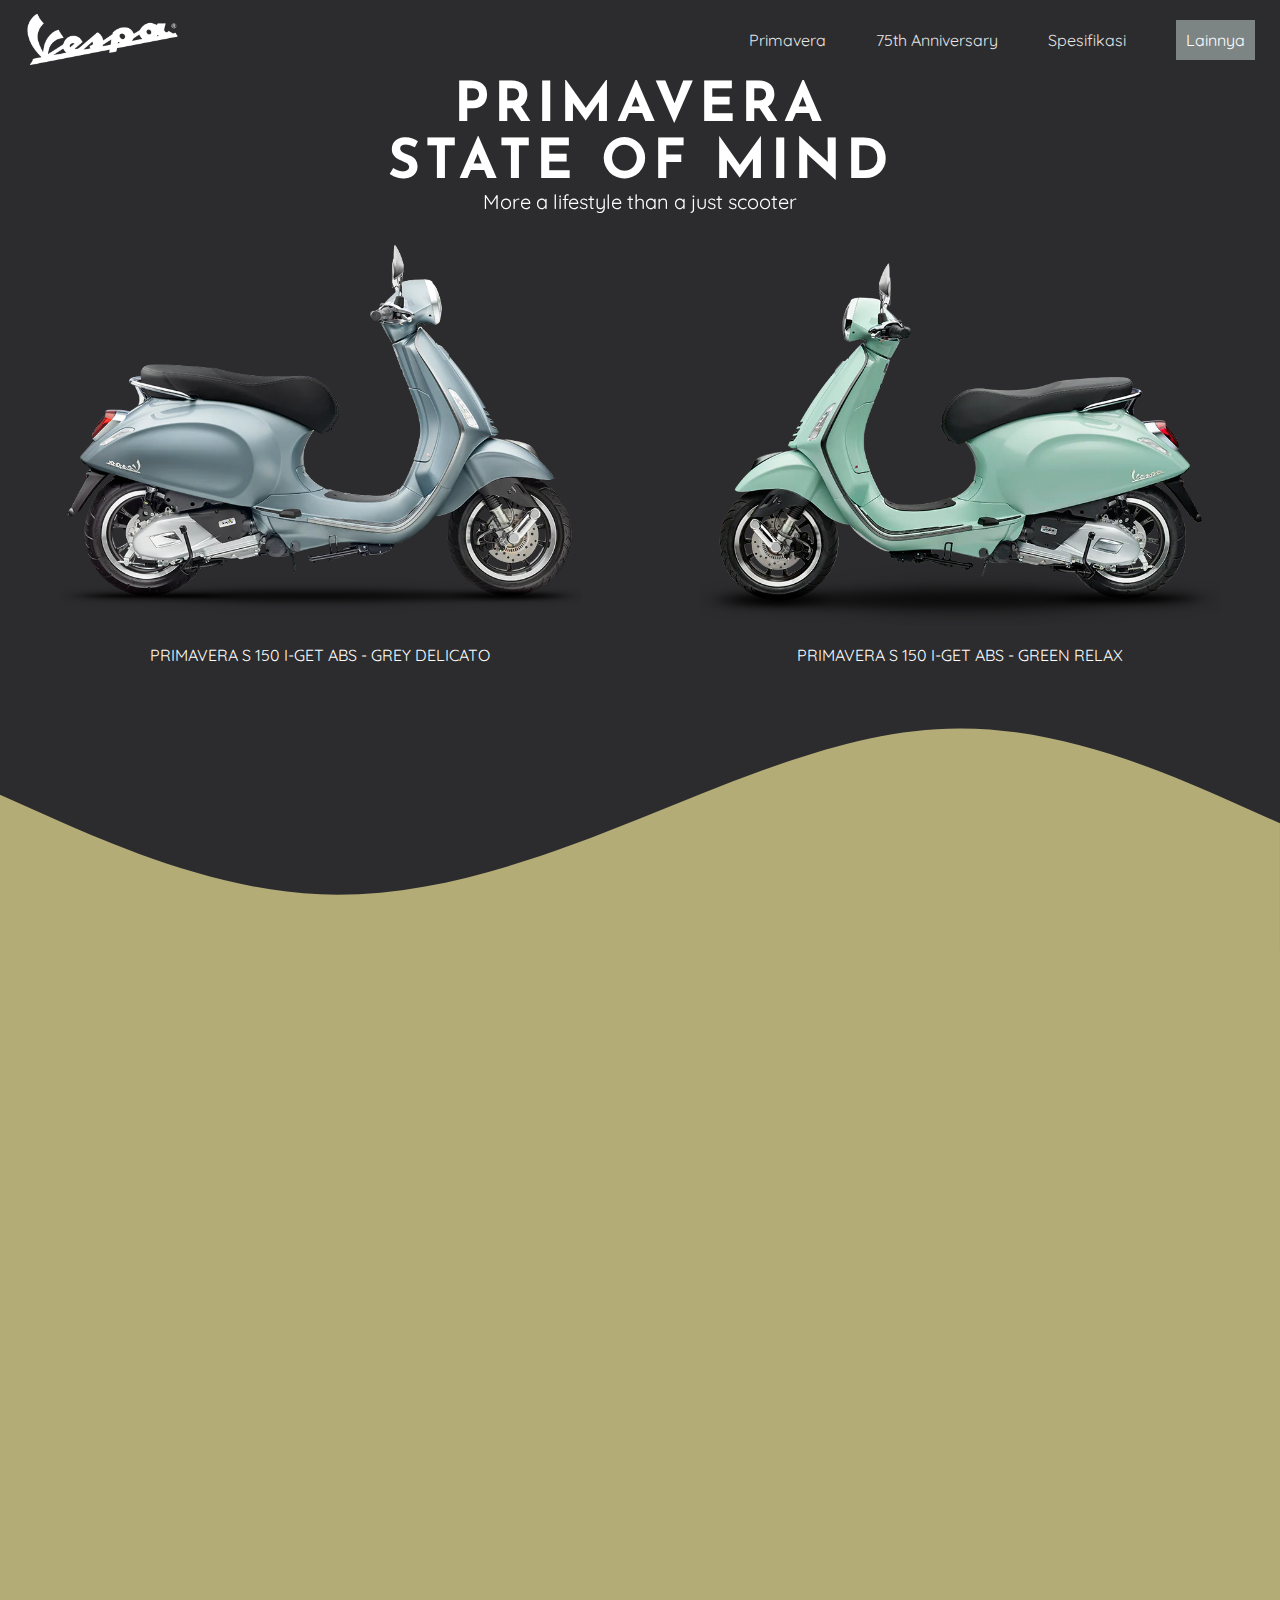
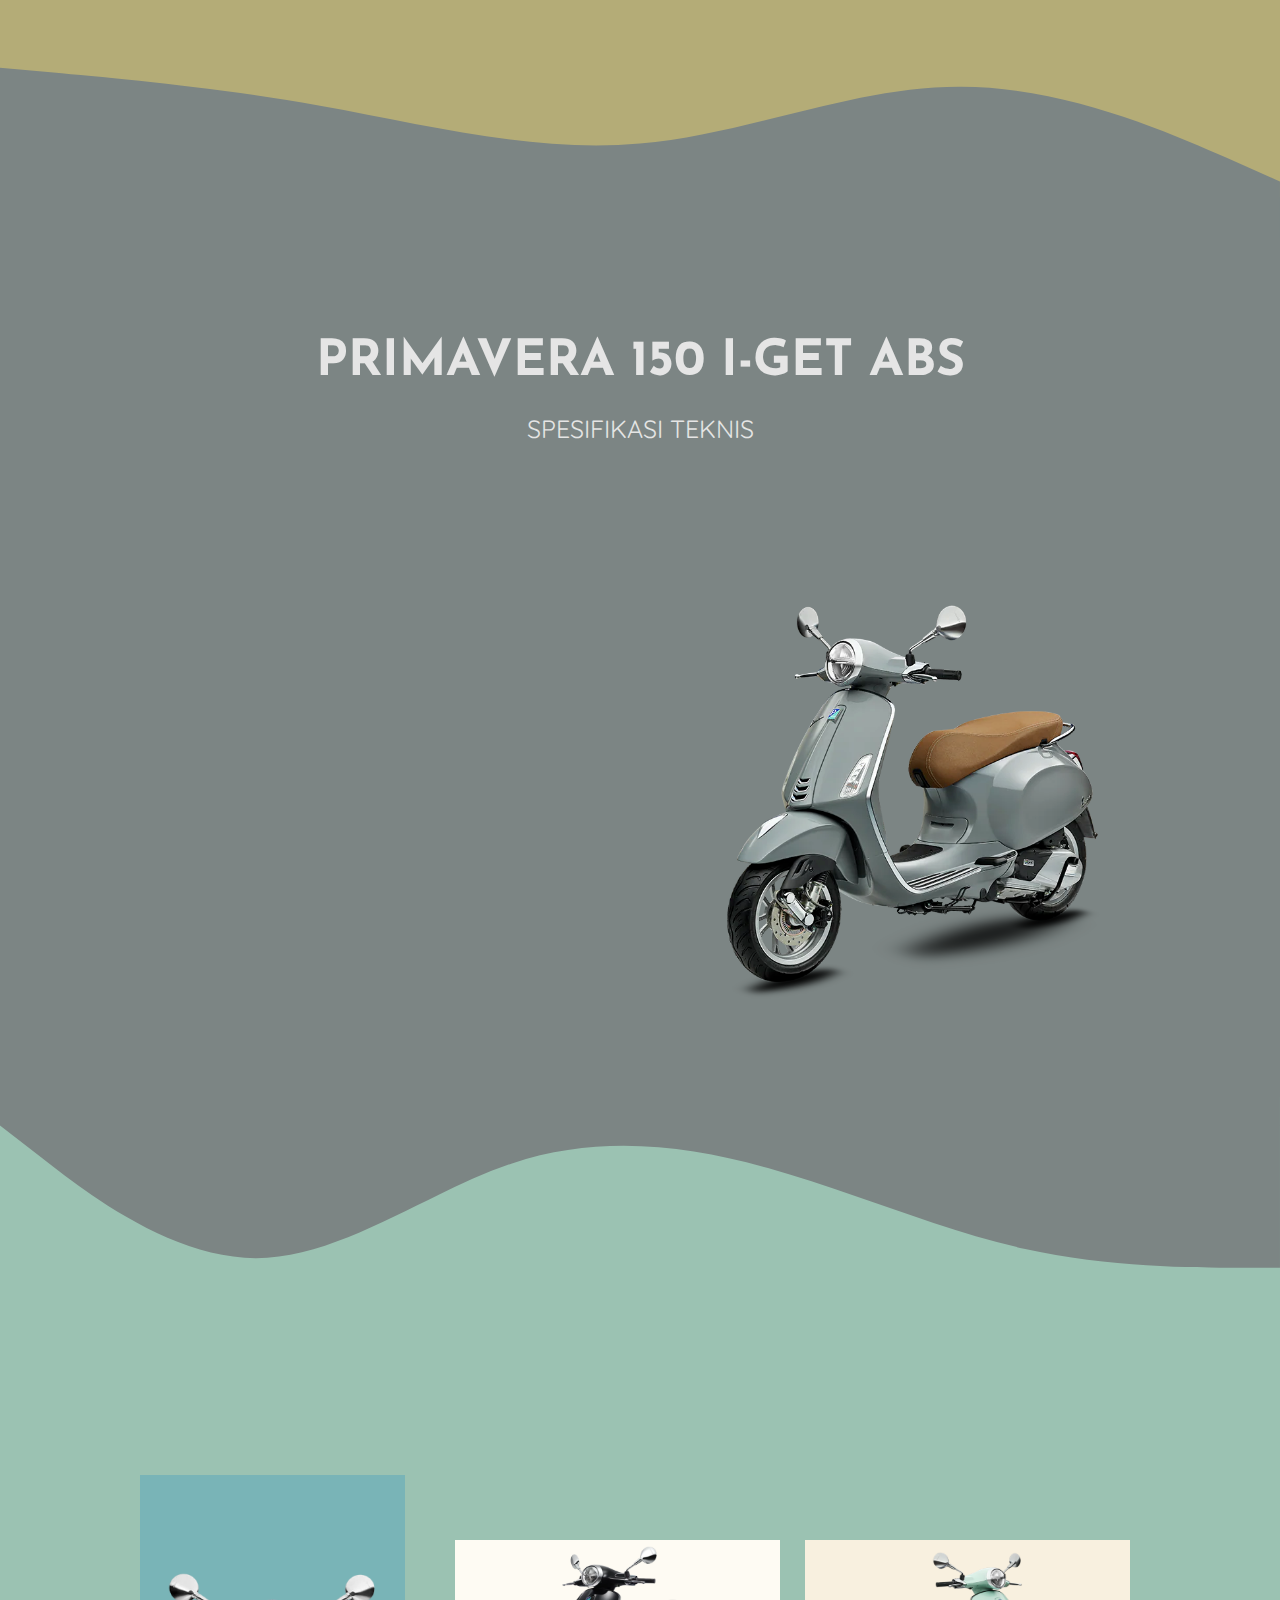
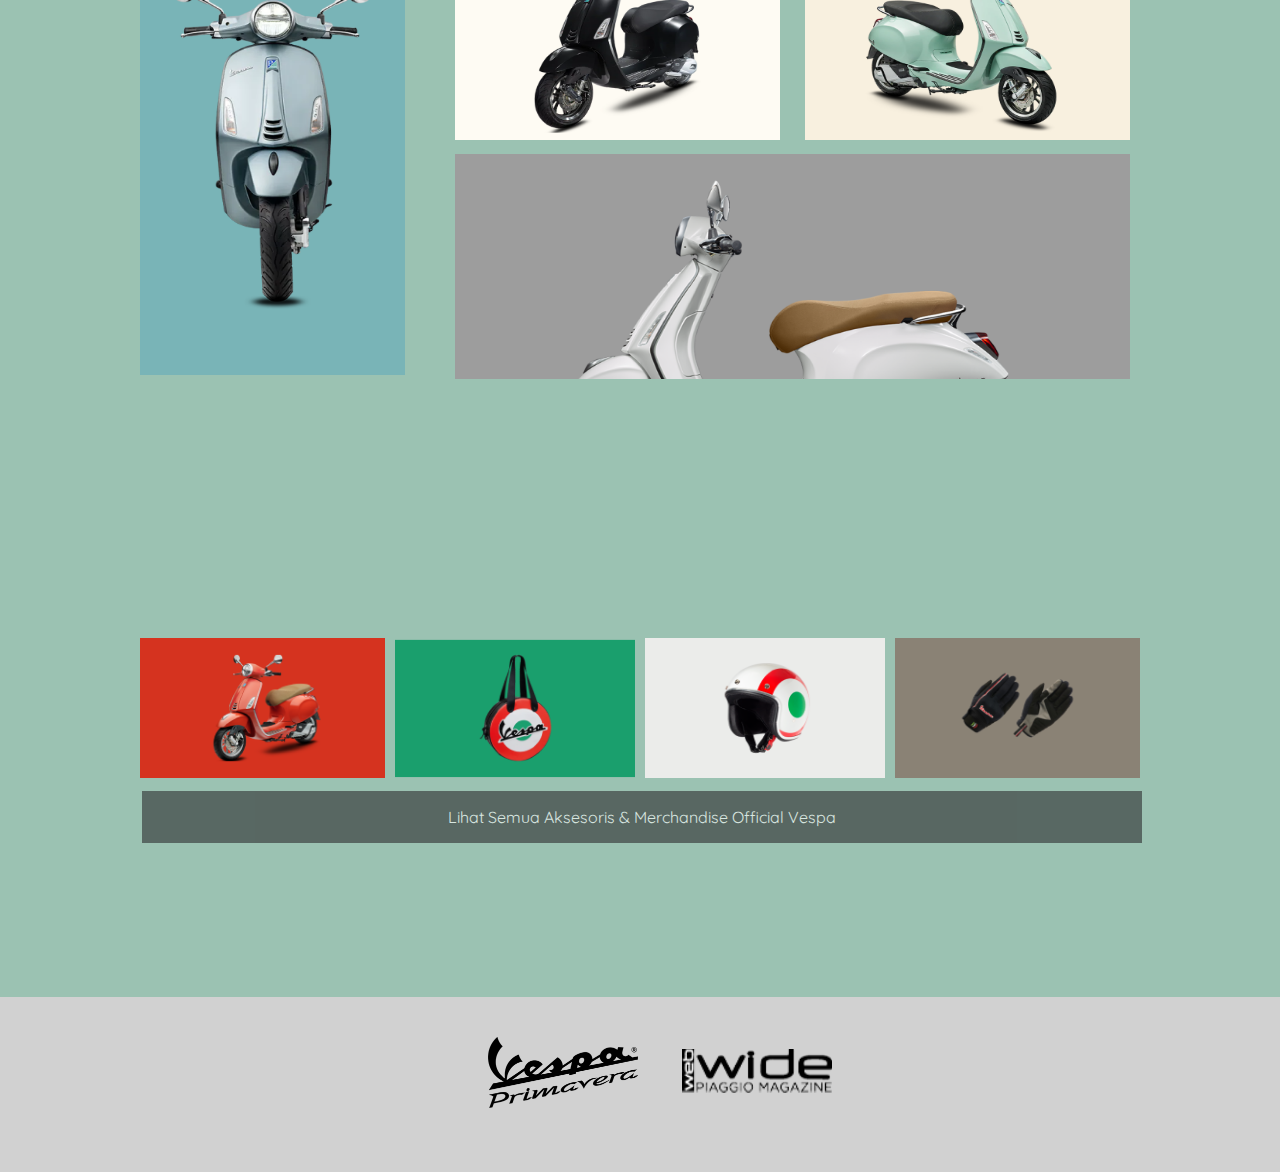
<file: otomotive landing page/kelompok.html>
<!DOCTYPE html>
<html lang="en">
<head>
    <meta charset="UTF-8">
    <meta http-equiv="X-UA-Compatible" content="IE=edge">
    <meta name="viewport" content="width=device-width, initial-scale=1.0">
    <title>Vespa</title> 
    <link rel="stylesheet" href="kelompok.css">
    <link rel="preconnect" href="https://fonts.googleapis.com">
    <link rel="preconnect" href="https://fonts.gstatic.com" crossorigin>
    <link href="https://fonts.googleapis.com/css2?family=Josefin+Sans:ital@1&family=Quicksand:wght@300&display=swap" rel="stylesheet">
    <link rel="stylesheet" href="https://unpkg.com/aos@next/dist/aos.css" />
</head>
<body> 
    <!-- NAVBAR - SYAFIQKA ALI -->
    <div class="container">
        <div class="nav">
            <div class="text">
            <img src="img/VespaWhite.webp" alt="">
            </div>
            <ul class="list">
                <li><a href="#home">Primavera</a></li>
                <li><a href="#75th">75th Anniversary</a></li>
                <li><a href="#150">Spesifikasi</a></li>
                <li><div class="dropdown">
                    <button class="dropbtn">Lainnya</button>
                    <div class="dropdown-content">
                    <a href="#more">Gallery</a>
                    <a href="#aksesoris">Aksesoris</a>
                    </div>
                  </div>
                </li>
            </ul>
        </div>
    </div>
    <!-- AKHIR NAVBAR -->

    <!-- SLIDE 1 TAUFIQ -->     
    <div class="TFQslide2" id="home">
        <div class="TFQtext">
            <h1 data-aos="zoom-in" class="text1">
                PRIMAVERA 
            </h1>
            <h1 data-aos="zoom-in" class="TFQtext2">
                STATE OF MIND
            </h1>
            <p data-aos="zoom-in">More a lifestyle than a just scooter</p>
        </div>
        <div class="TFQmain">
            <div class="TFQimg1">
                <img src="img/vesmet-grey-1.png" alt="">
                <p>PRIMAVERA S 150 I-GET ABS - GREY DELICATO</p>
            </div> 
            <div class="TFQimg2">
               <img class="TFQem" src="img/vesmet-1.png" alt="">
               <p>PRIMAVERA S 150 I-GET ABS - GREEN RELAX</p>
            </div>
        </div>
        <svg xmlns="http://www.w3.org/2000/svg" viewBox="0 0 1440 320"><path fill="#B4AC77" fill-opacity="1" d="M0,128L60,154.7C120,181,240,235,360,240C480,245,600,203,720,154.7C840,107,960,53,1080,53.3C1200,53,1320,107,1380,133.3L1440,160L1440,320L1380,320C1320,320,1200,320,1080,320C960,320,840,320,720,320C600,320,480,320,360,320C240,320,120,320,60,320L0,320Z"></path></svg>
    </div>
    <!-- AKHIR SLIDE 1 -->

    <!-- SLIDE 2 ARIEF -->
    <div class="container1" id="75th" >
        <div class="container2" >
            <div class="kotakkiri" >
                <img data-aos="fade-up" src="img/75th-anniversary-02 (1).png" alt="">
            </div>
            <div class="kotakkanan" >
                <h1 data-aos="fade-up">PRIMAVERA <br> 75TH ANNIVERSARY </h1>
                <p data-aos="fade-up">Vespa ke-75 adalah perayaan semua tonggak budaya dan gaya dari merek yang dimulai pada tahun 1940-an. Tonggak sejarah ini telah diwujudkan dalam lembaran logamnya.</p>
            </div>
        </div>
        <svg xmlns="http://www.w3.org/2000/svg" viewBox="0 0 1440 320"><path fill="#7C8584" fill-opacity="1" d="M0,128L60,133.3C120,139,240,149,360,170.7C480,192,600,224,720,213.3C840,203,960,149,1080,149.3C1200,149,1320,203,1380,229.3L1440,256L1440,320L1380,320C1320,320,1200,320,1080,320C960,320,840,320,720,320C600,320,480,320,360,320C240,320,120,320,60,320L0,320Z"></path></svg>
    </div>
    <!-- AKHIR SLIDE 2 -->

    <!-- SLIDE 3 DIMAS & RIZKI -->
    <div class="container3" >
    <div class="kotak1">
        <div class="text1-2">
            <h1>PRIMAVERA 150 I-GET ABS</h1>
            <P>SPESIFIKASI TEKNIS</P>
        </div>
        </div>
        <div class="main" id="150">
         <div class="text2">
             <p data-aos="fade-right">Kapasitas tangki bahan bakar</p>
             <h3 data-aos="fade-right">7(±0,5)lt</h3>
             <p data-aos="fade-right">Jarak sumbu roda</p>
             <h3 data-aos="fade-right">1.334 mm</h3>
             <p data-aos="fade-right">Ketinggian Jok</p>
             <h3 data-aos="fade-right">790 mm</h3>
             <p data-aos="fade-right">Panjang</p>
             <h3 data-aos="fade-right">1.863 mm</h3>
             <p data-aos="fade-right">Lebar</p>
             <h3 data-aos="fade-right">695 mm</h3>
         </div>
         <div class="img">
             <img src="img/grey-materia-02.png" alt="">
         </div>
        </div>
    </div>
</div >
    <!-- AKHIR SLIDE 2 -->

    <!-- SLIDE 4 ZEIN -->
    <div class="container-zein" > 
        <svg xmlns="http://www.w3.org/2000/svg" viewBox="0 0 1440 320"><path fill="#7C8584" fill-opacity="1" d="M0,32L48,69.3C96,107,192,181,288,181.3C384,181,480,107,576,74.7C672,43,768,53,864,80C960,107,1056,149,1152,170.7C1248,192,1344,192,1392,192L1440,192L1440,0L1392,0C1344,0,1248,0,1152,0C1056,0,960,0,864,0C768,0,672,0,576,0C480,0,384,0,288,0C192,0,96,0,48,0L0,0Z"></path></svg>
        <div class="utama" id="more">
            <div class="utama-kiri">
                <img src="img/Group 16.png" alt="">
            </div>
            <div class="utama-kanan" >
                <h1 data-aos="zoom-in">SKUTER PALING IKONIK DI DUNIA</h1>
                <div class="kanan-gambar">
                    <div class="gambar-1">
                        <img  src="img/Group 13.png" alt="">
                    </div>
                    <div class="gambar-2">
                        <img src="img/Group 14.png" alt="">
                    </div>
                </div>
                <div class="bawah">
                <img src="img/Group 15.png" alt="">
                </div>
            </div>
        </div>
        <div class="utama-2" id="aksesoris">
            <p data-aos="fade-up"
            data-aos-anchor-placement="top-bottom">Wouldn't it be great if we had a Vespa Primavera <br> to use on the Weekend?</p>
            <div class="kotak-utama">
                <div class="__1">
                    <img src="img/Group 17.png" alt="">
                </div>
                <div class="__2">
                    <img src="img/Group 19.png" alt="">
                </div>
                <div class="__3">
                    <img src="img/Group 20.png" alt="">
                </div>
                <div class="__4">
                    <img src="img/Group 21.png" alt="">
                </div>
            </div>
            <button class="button">Lihat Semua Aksesoris & Merchandise Official Vespa</button>
        </div>
    </div>
    <!-- AKHIR SLIDE 4 -->
    
    <!-- FOOTER -->
    <div class="footer">
        <img class="gambar1" src="img/vespa-primavera-logo-52486312F4-seeklogo.com.png" alt="">
        <img class="gambar2" src="img/wide-footer.webp" alt="">
    </div>
    <!-- AKHIR FOOTER -->
<script src="https://unpkg.com/aos@next/dist/aos.js">
</script>
<script>
    AOS.init();
</script>
</body>
</html>
</file>
<file: food landing page/style.css>
/* font-family: 'Poppins', sans-serif; */
html{
    scroll-behavior: smooth;
}
*{
    margin: 0;
    padding: 0;
    box-sizing: border-box;
    --pinkmuda: #fcf5f2;
    --pink : #ffe8cb; 
    --hijau: #c6e8b5; 
    --ungu: #fddbe3; 
    --birumuda: #e1eee9;
    --biru: #c0d0fb;
    font-family: 'Poppins', sans-serif;
    font-size: 16px;
}
body{
    background-color: var(--pinkmuda);
}
/* navbar guys */
.navbar{
    position: fixed;
    height: 100vh;
    top: auto;
    right: 30px;
    display: flex;
    align-items: center;
    z-index: 3;
}
.navbar ul{
    list-style: none;
    display: flex;
    flex-direction: column;
    gap: 20px;
}
.navbar ul img{
    opacity: 70%;
}
.navbar ul img:hover{
    transform: scale(1.3);
    opacity: 100%;
}
/* banner guys */
.banner{
    width: 100%;
    height: 100vh;
    position: relative;
    display: flex;
    justify-content: center;
}
.banner-frame{
    position: absolute;
    bottom: 0;
}
.banner-frame img:nth-child(1){
    aspect-ratio: 1/1;
    transform: translateY(240px);
    width: 600px;
    padding-top: 10px;
}
.banner-frame img:nth-child(2),
.banner-frame img:nth-child(3){
    position: absolute;
    bottom: 26%;
    width: 150px;
}
.banner-frame img:nth-child(2){
    position: absolute;
    left: -90px;
}
.banner-title{
    position: absolute;
    margin-top: 60px;
    max-width: 900px;
    text-align: center;
}
.banner-title h1{
    font-size: 70px;
}
/* about guys */
.about-sect{
    width: 100%;
    height: 100vh;
    background-color: var(--pink);
    position: relative;
}
.about{
    display: flex;
    flex-wrap: wrap;
}
.incorrect{
    opacity: 0.5;
}
.about label{
    display: block;
    cursor: pointer;
    text-align: center;
    font-size: 20px;
    font-weight: 700;
    padding: 10px;
    margin: 10px;
}
.about input{
    display: none;
}
.about .about-content{
    width: 90%;
    order: 99;
    display: none;
    margin: auto;
    padding: 70px 90px;
}
.about-content img{
    width: 350px;
}
.about-text{
    max-width: 700px;
    display: flex;
    flex-direction: column;
    justify-content: center;
} 
.about-text h1{
    font-size: 50px;
    font-weight: 700;
}
.about-text p{
    margin-top: 20px;
    opacity: 0.9;
}
.about-text a{
    margin-top: 20px;
}
.about-text a img{
    width: 70px;
}
.about input:checked + label{
    border-bottom: 3px solid black;
}
.about input:checked + label + .about-content{
    display: flex;
    justify-content: center;
    gap: 40px;
}
/* sticky */
.sticky-area{
    display: flex;
}
.sticky{
    width: 50%;
    height: 100vh;
    background-color: var(--hijau);
    position: sticky;
    display: flex;
    flex-direction: column;
    justify-content: center;
    text-align: center;
    padding: 90px;
    top: 0;
    left: 0;
}
.sticky > img{
    display: block;
    position: absolute;
    top: -190px;
    left: 70px;
    z-index: 3;
    transform: scale(.7);
}
.sticky h1{
    font-size: 50px;
    font-weight: 700;
}
.sticky p{
    margin-top: 30px;
    opacity: 0.9;
}
.sticky a{
    margin-top: 30px;
}
.sticky-content{
    width: 50%;
}
.sticky-content div{
    height: 100vh;
    display: flex;
    justify-content: center;
    align-items: center;
}
.sticky-content div:nth-child(1){
    background-color: var(--ungu);
}
.sticky-content div:nth-child(2){
    background-color: var(--pinkmuda);
}
.sticky-content div:nth-child(3){
    background-color: var(--pink);
}
.sticky-content div:nth-child(4){
    background-color: var(--birumuda);
}
.sticky-content div img{
    width: 300px;
}
/* bottom guys */
.bottom{
    position: relative;
    height: 120vh;
    width: 100%;
}
.bottom .locate{
    width: 100%;
    height: 100vh;
    display: flex;
    flex-direction: column;
    justify-content: center;
    align-items: center;
    margin: auto;
    gap: 30px;
}
.locate h1{
    font-size: 40px;
}
.locate img{
    width: 650px;
}
.locate p{
    max-width: 700px;
    margin: 30px;
    text-align: center;
    font-weight: 500;
}
.bottom > svg{
    position: absolute;
    z-index: -1;
    bottom: 0;
}
/* footer */
.footer{
    background-color: var(--biru);
    width: 100%;
    height: min-content;
    display: flex;
    flex-direction: column;
    justify-content: center;
    text-align: center;
    margin: auto;
    padding: 0 30px 30px;
}
.footer > img{
    width: 250px;
    aspect-ratio: 1/1;
    margin: 0 auto;
}
.footer-title{
    margin: auto;
}
.footer h1{
    font-size: 40px;
}
.footer p{
    max-width: 700px;
    margin-top: 40px;
}
.footer-icon{
    display: flex;
    justify-content: center;
    gap: 40px;
    margin-top: 30px;
}
.footer h3{
    font-size: 20px;
    margin-top: 30px;
}
</file>
<file: school landing page/style.css>
@import url('https://fonts.googleapis.com/css2?family=Lemonada&family=Roboto&family=Seaweed+Script&display=swap');

html {
    scroll-behavior: smooth;
}

* {
    box-sizing: border-box;
    --font-lemonada: 'Lemonada', cursive;
    --color-ijo:#00A711;
    --color-ijo-muda:#5BCE75;
    --font-roboto: 'Roboto', sans-serif;
    --color-ijo-button: #0b9f1a;
    margin: 0;
}

section, .container {
    width: 75%;
    margin: auto;
}

h1 {
    font-family: var(--font-lemonada);
    font-size: 30px;
    margin-top: 0;
    margin-bottom: 20px;
}

p {
    font-size: 15px;
    font-family: var(--font-roboto);
    color: #7A7A7A;
}

/* Navbar */
nav {
    display: flex;
    justify-content: right;
    position: fixed;
    width: 100%;
    z-index: 99;
}

nav ul {
    display: flex;
    gap: 2rem;
    padding: 0;
    margin: 20px 4rem;
    list-style: none;
}

nav ul li a {
    font-size: 1rem;
    text-decoration: none;
    font-family: var(--font-roboto);
    color: white;
}

.scrolling-active {
    background-color: gray;
    transition-duration: 0.8s;
    opacity: 0.8;
}
.naik{
    display: none;
}
.naik a{
    right: 30px;
    bottom: 30px;
    position: fixed;
    z-index: 99;
    background: #0170b9;
    padding: 0.8em;
}
.naik a i{
    color: white;
}

/* Home */
.home {
    background-image: url(asset/gedung33.jpg);
    background-size: cover;
    background-attachment: fixed;
    width: 100%;
    text-align: center;
    color: white;
}

.pelapis {
    background-image: linear-gradient(120deg, #000000b0 40%, #004917bb 100%);
}

.home .pelapis .kotak {
    padding: 250px 0;
}

.home .pelapis .kotak img {
    width: 150px;
}

.home .pelapis .kotak h1 {
    font-family: var(--font-roboto);
    font-size: 50px;
    margin-top: 3rem;
}

.home .pelapis .kotak>p {
    margin-bottom: 3rem;
    font-family: 'Seaweed Script', cursive;
    color: white;
    font-size: 28px;
}

.home .pelapis .kotak button {
    border: none;
    padding: 20px 40px;
    border-radius: 10px;
    color: var(--color-ijo-button);
    font-weight: bold;
    font-size: 18px;
    background-color: white;
    cursor: pointer;
}

.home .pelapis .kotak button:hover {
    color: black;
}

/* Profil */
.profil {
    text-align: center;
    padding: 60px 0;
}

.profil h1 {
    color: var(--color-ijo);
}

.profil .kontenprofil {
    margin: 4.5rem auto;
    display: flex;
    justify-content: space-between;
}

.profil .kontenprofil .kepsek {
    /* flex-grow: 1; */
    font-family: var(--font-roboto);
}

.kepsek p {
    margin-bottom: 1rem;
}
/* major */

.major {
    text-align: center;
    padding: 60px 0;
}

.major h2 {
    margin: 20px 0;
}

.major .kotaks {
    display: flex;
    justify-content: space-between;
    width: 100%;
}

.major .kotaks .kotak {
    font-family: var(--font-roboto);
    color: var(--color-ijo);
    line-height: 1.5;
    width: 25%;
    padding: 40px;
    margin: 20px;
    box-shadow: 0px 0px 30px 0px rgb(0 0 0/10%);
}

.major .kotaks .kotak:hover {
    box-shadow: 0px 0px 10px 0px rgb(0 0 0/10%);
}

.major .kotaks .kotak button {
    background-color: var(--color-ijo-muda);
    color: white;
    font-family: var(--font-roboto);
    border: none;
    font-size: 13px;
    border-radius: 20px;
    padding: 10px 20px;
    cursor: pointer;
}

.major .kotaks .kotak img {
    width: 100%;
}

.major .kotaks .kotak i {
    margin-top: 20px;
}

/* major end */

/* keunggulan */

.keunggulan{
    text-align: center;
    padding: 60px 0;
}

.keunggulan h3{
    margin: 20px 0;
}

.keunggulan .kotaks{
    display: flex;
    justify-content: space-between;
}

.keunggulan .kotaks .kotak{
    font-family: var(--font-roboto);
    width: 30%;
    padding: 40px;
    margin: 20px;
    box-shadow: 0px 0px 30px 0px rgb(0 0 0/10%);
}

.keunggulan .kotaks .kotak:hover{
    box-shadow: 0px 0px 10px 0px rgb(0 0 0/10%);
}

.keunggulan .kotaks .kotak p{
    line-height: 2;
}

.keunggulan .kotaks .kotak .yey {
    background-color: var(--color-ijo-muda);
    width: 75px;
    height: 75px;
    line-height: 75px;
    border-radius: 50%;
    margin: auto;
    font-size: 35px;
    box-sizing: border-box;
}

.keunggulan .kotaks .kotak .yey i{
    color: white;
}

.keunggulan .kotaks .kotak .yey:hover i{
    color: gray;
}

/* keunggulan end */
/* AQ */
.aq{
    padding: 60px 0;
}
.aq .head{
    text-align: center;
}
.aq .question{
    display: flex;
    justify-content: space-between;
}
.aq .question ul{
    padding: 0;
    list-style: none;
    box-sizing: border-box;
    width: 50%;
}
.aq .question ul li{
    padding: 15px;
    font-size: 15px;
    font-weight: 600;
    box-sizing: border-box;
    font-family: var(--font-roboto);
    color: var(--color-ijo-muda);
    cursor: pointer;
    display: inline-block;
}
.aq .question ul li i{
    margin-right: 10px;
} 
.aq .question .gambar{
    display: flex;
    flex-wrap: wrap;
    gap: 2rem;
    width: 50%;
    padding: 10px;
}
.aq .question .gambar img{
    height: 250px;
    width: 100%;
    box-shadow: 0px 0px 30px 0px rgb(0 0 0/50%);
}
.dropdown-content{
    display: none;
    line-height: 2;
}
.show{
    display: block;
}
/* AQ end */
/* partner */
.partner{
    margin: auto;
}
.partner p{
    text-align: center;
    opacity: 70%;
    margin: 50px auto;
}
.partner .img-flex{
    display: flex;
    justify-content: center;
    flex-wrap: wrap;
    gap: 2rem;
    margin: auto;
    margin-top: 30px;
}
.partner .button{
    margin: 60px 0;
    text-align: center;
}
.partner button{
    border: none;
    padding: 20px 40px;
    border-radius: 10px;
    color: var(--color-ijo-button);
    font-weight: bold;
    font-size: 18px;
    background-color: white;
    box-shadow: 0px 0px 10px 0px rgb(0 0 0 / 50%);
    cursor: pointer;
}
.partner button:hover{
    color: black;
}
.partner .img-flex img{
    width: 100px;
}
/* partner end */
/* lokasi */
.lokasi{
    background-color: lightgray;
    padding: 10px 0;
    font-family: var(--font-roboto);
}
.lokasi .container{
    display: flex;
    align-items: center;
}
.lokasi .left, .lokasi .right{
    width: 50%;
}
.lokasi .left h2{
    color: #0a7913;
}
.lokasi .left p{
    margin: 16px 0;
}
.sosmed{
    display: flex;
    gap: 1rem;
}
.sosmed .icon{
    text-align: center;
    width: 35px;
    height: 35px;
    line-height: 35px;
    border-radius: 50%;
    font-size: 12px;
    box-sizing: border-box;
    cursor: pointer;
}
.sosmed .icon:hover{
    transform: scale(1.2);
}
.sosmed>#fb{
    background-color: #3b5888;
}
.sosmed>#yt{
    background-color: #cd201f;
}
.sosmed>#ig{
    background-color: #960a60;
}
.sosmed>#wa{
    background-color: #25d366;
}
.sosmed .icon{
    color: white;
}
/* lokasi end */
/* footer */
.footer{
    width: 100%;
    height: 40px;
    background-color: #3a3a3a;
    padding-top: 10px;
}
.footer p{
    text-align: center;
    color: white;
}
/* end */
</file>
<file: travel landing page/style.css>
@import url('https://fonts.googleapis.com/css2?family=Great+Vibes&display=swap'); 
/* @import url('https://fonts.googleapis.com/css2?family=Inconsolata&display=swap'); */
 
/* font-family: 'Great Vibes', cursive; */ 
 
/* Header */ 
*, 
*::before, 
*::after{ 
    padding: 0; 
    margin: 0; 
    box-sizing: border-box; 
    scroll-behavior: smooth;
    /* font-family: 'Inconsolata', monospace; */
} 
 
.header{ 
    position: relative; 
    width: 100%; 
    display: flex; 
    justify-content: space-between; 
    align-items: center; 
} 
 
nav{ 
    position: fixed; 
    top: 0; 
    width: 100%; 
    display: flex; 
    justify-content: space-between; 
    align-items: center; 
    padding: 2px 50px; 
    z-index: 3; 
} 
nav.sticky{ 
     background: #204875dc; 
     /* backdrop-filter: blur(10px);  */
     color: white; 
} 
nav.sticky ul li a, 
nav.sticky .search input::-webkit-input-placeholder{ 
     color: white; 
     font-weight: 500; 
} 
nav .logo{ 
     position: relative; 
     width: 145px; 
     height: 100%; 
     text-decoration: none; 
     letter-spacing: 2px; 
} 
nav ul{ 
     position: relative; 
     display: flex; 
} 
nav ul li{ 
     position: relative; 
     list-style: none; 
} 
nav ul li a{ 
     position: relative; 
     left: 50px; 
     margin: 0 16px; 
     top: -5px; 
     font-size: 17px; 
     text-decoration: none; 
     color: white; 
     font-weight: 500; 
} 
nav ul li a::after{ 
     content: ''; 
     position: absolute; 
     background-color: white; 
     height: 3px; 
     width: 0; 
     left: 0; 
     bottom: -10px; 
     transition: .3s; 
} 
nav ul li a:hover::after{ 
     width: 100%; 
} 
a{ 
     text-decoration: none; 
} 
.search{ 
     display: flex; 
} 
.search img{ 
     width: 33px; 
     height: 38px; 
     margin-left: 10px; 
} 
.search input{ 
     height: 35px; 
     padding-right: 150px; 
     border: 1px solid white; 
     border-radius: 15px; 
     background: transparent; 
     text-align: center; 
} 
.search input::-webkit-input-placeholder{ 
     color: white; 
} 
.v-header{ 
     height: 100vh; 
     display: flex; 
     align-items: center; 
     color: white; 
} 
.container{ 
     max-width: 960px; 
     padding-left: 1rem; 
     padding-right: 1rem; 
     margin: auto; 
     text-align: center; 
} 
.video-header{ 
     position: absolute; 
     top: 0; 
     left: 0; 
     width: 100%; 
     height: 100vh; 
     overflow: hidden; 
} 
.video-header video{ 
     min-height: 100%; 
     min-width: 100%; 
} 
.header-overlay{ 
     height: 100vh; 
     position: absolute; 
     top: 0; 
     left: 0; 
     width: 100%; 
     z-index: 1; 
     background: black; 
     opacity: .5; 
} 
.header-content{ 
     z-index: 2; 
} 
.header-content h1{ 
     font-size: 100px; 
     margin-bottom: 0; 
     font-family: 'Great Vibes', cursive; 
} 
.header-content p{ 
     font-size: 1.5rem; 
     display: block; 
     padding-bottom: 2rem; 
} 
button{ 
     margin: 1rem; 
} 
.btn{ 
     background-color: transparent; 
     color: white; 
     padding: 1rem 2rem; 
     border: double rgba(255, 255, 255, .219); 
     cursor: pointer; 
     font-size: 18px; 
     position: relative; 
} 
.btn.btn-slide::before{ 
     content: ''; 
     position: absolute; 
     top: 0; 
     bottom: 0; 
     left: 0; 
     right: 0; 
     z-index: -1; 
     background-color: #559eff; 
     transition: transform 600ms linear; 
     transform: scaleX(-0.00); 
     transform-origin: left; 
} 
.btn.btn-slide:hover::before{ 
     transform: scaleX(1); 
} 
.btn.btn-slide:hover, 
.btn.btn-slide a{ 
     color: white; 
}  
/* Header akhir */
/* services */
#about-us{
    background-color: #8FBDD3;
    padding-bottom: 50px;
    height: 1100px;
}
.services{
    text-align: center;
    margin-left: 2rem;
}
.services h1{
    position: relative;
    display: inline-block;
    text-transform: uppercase;
    border-bottom: 4px solid #3498db;
    color: #24416b;
    font-size: 45px;
    font-weight: bold;
    padding-top: 20px;
}
.services-all{
    width: 100%;
    padding-left: 20px;
    padding-top: 32px;
    display: flex;
    /* border-radius: 50px; */
}
.service{
    /* display: inline-block; */
    width: 20%;
    margin: 0 30px;
    padding: 20px;
    user-select: none;
    cursor: pointer;
    /* transition: 0.5s; */
    border: solid transparent;
    text-align: center;
    border-radius: 50px;
}
.service:hover.service i{
    color: white;
}
.service:hover{
    background-color: #3c6ea7;
    border-radius: 50px;
    color: white;
}
.service i{
    color: #3498db;
    font-size: 34px;
    margin-bottom: 30px;
}
.service h2{
    font-weight: 500;
    font-size: 20px;
}
.search p{
    font-size: 15px;
    color: gray;
    font-weight: 500;
}
/* point */
.point{
    display: flex;
    margin: 80px 100px;
    background-color: #8FBDD3;
}
.img-all .img-point, .img-layers{
    display: block;
    overflow: hidden;
    cursor: zoom-in;
    margin-left: 50px;
}
.img-all .img-point:hover{
    transform: scale(1.05);
}
.img-all .img-point{
    width: 270px;
    height: 400px;
    border-radius: 130px;
    background: url(asset/travel\ point\ 1.jpeg);
    background-position: center;
    background-repeat: no-repeat;
    transition: ease 1s;
    border: 0.6rem solid white;
}
.img-layers{
    margin-top: -12rem;
    border: 0.6rem solid white;
    margin-left: 9rem;
    width: 260px;
    height: 380px;
    border-radius: 130px;
    background: url(asset/travel\ point\ 2.jpeg);
    background-position: center;
    background-repeat: no-repeat;
    transition: ease 1s;
}
.img-all .img-layers:hover{
    transform: scale(1.05);
}
.point-text h3{
    color: #204875;
}
.point-text{
    display: block;
    padding-left: 9rem;
}
.point-text h1{
    margin-top: 10px;
    font-weight: bold;
}
.point-text p{
    margin-top: 20px;
    color: rgba(0, 0, 0, 6);
}
.text-grid, .text-grid1{
    display: flex;
    margin-top: 30px;
    gap: 5rem;
}
.text-grid1{
    gap: 7rem;
}
.text-grid h2, .text-grid1 h2{
    padding-left: -70px;
    font-size: 18px;
    font-weight: 100;
}
.text-grid h1, .text-grid1 h1{
    color: #204875;
}
/* destinasi */
.destination{
    margin: 100px 120px;
}
.destination h1{
    position: relative;
    display: inline-block;
    text-transform: uppercase;
    border-bottom: 4px solid #3498db;
    color: #24416b;
    font-size: 45px;
    font-weight: bold;
    left: 42%;
    margin: auto;
    margin-top: 50px;
}
.destination-card{
    display: flex;
    /* gap: 1rem; */
    margin-top: 40px;
    flex-wrap: wrap;
    overflow: hidden;
}
.box-1 img{
    width: 230px;
    height: 300px;
    margin: 10px 10px 0 5px;
    border-radius: 10px;
    cursor: pointer;
    filter: saturate(2);
    transition: all 0.6s;
}
.box-1 img:hover{
    transform: rotateY(180deg) scale(.9);
    transition: all 1s linear;
}
/* end */
/* review */
.review{
    margin: 120px 120px;
}
.review-title h1{
    position: relative;
    display: inline-block;
    text-transform: uppercase;
    border-bottom: 4px solid #3498db;
    color: #24416b;
    font-size: 45px;
    font-family: serif;
    font-weight: bold;
    left: 41%;
}
.container5{
    display: flex;
    justify-content: center;
    margin-top: 60px;
}
.review-img{
    margin: 0 20px;
}
.box{
    width: 400px;
    height: 410px;
    background-color: #d1e3f3;
    margin: 0 10px;
    padding: 20px;
    border-radius: 10px;
}
.box h3{
    color: #24416b;
}
iframe{
    width: 700px;
    height: 410px;
    border-radius: 10px;
}
.traveller{
    display: flex;
    margin-top: 10px;
    gap: 10px;
}
.border{
    width: 50px;
    height: 50px;
    border-radius: 50%;
    display: inline-block;
}
.traveller h4{
    color: #24416b;
    margin-bottom: 5px;
}
.border-text p{
    font-size: 12px;
}
/* end */
/* travel */
.travel-guide h1{
    margin-top: 6rem;
    position: relative;
    display: inline-block;
    text-transform: uppercase;
    border-bottom: 4px solid #3498db;
    color: #24416b;
    font-size: 45px;
    font-family: serif;
    font-weight: bold;
    left: 41%;
}
.column{
    margin-left: 35px;
    margin-top: 70px;
    display: flex;
    padding-inline:2rem;
    gap: 1rem;
}
.column img{
    border-radius: 5px;
    height: 200px;
    background-color: grey;
}
/* end */
/* footer */
.footer{
    background-color: #204875;
    width: 100%;
    height: max-content;
    color: white;
    margin-top: 5rem;
}
.footer-atas{
    padding: 20px 10px;
    display: flex;
    justify-content: center;
}
.footer-atas h3{
    font-size: 20px;
}
.footer-atas a{
    /* padding-left: 5px; */
    color: white;
}
.footer-atas a:hover{
    /* padding-left: 10px; */
    color: #88c3da;
}
.footer-atas li{
    color: grey;
    list-style: none;
}
.bantuan, .tentang-kami, .destinasi, .bermitra{
    padding: 5px;
    margin: 10px 40px;
}
.bantuan p, .tentang-kami p, .destinasi p, .bermitra p{
    margin-left: -40px;
    font-size: 18px;
}
.media-sosial{
    align-items: center;
    justify-content: center;
    display: flex;
    padding-left: 10px;
}
.fa-brands{
    padding: 10px 10px;
    font-size: 30px;
    width: 50px;
    text-align: center;
    text-decoration: none;
    margin: 5px 2px;
    border-radius: 40px;
}
.fa-snapchat{
    background: yellow;
    color: black;
}
.fa-twitter{
    background: #55acee;
    color: white;
}
.fa-instagram{
    background: purple;
    color: white;
}
.fa-facebook{
    background: blue  ;
    color: white;
}
.text-media{
    text-align: center;
    margin-top: 30px;
    padding-bottom: 30px;
}
/* end */
</file>
<file: hospital landing page/stylee.css>
*{
    margin: 0;
}
.container{
    background-color: aquamarine;
    width: 100%;
    height: 750px;
    display: flex;
}
.left{
    background-color: antiquewhite;
    width: 50%;
    height: 750px;
}
.right{
    background-color: burlywood;
    width: 50%;
    height: 750px;
}
.box-left{
    display: flex;
}
/* .box-left div{
    width: 200px;
    height: 150px;
    background-color: black;
    box-sizing: border-box;
    margin: 20px;
} */
.box-right{
    width: 500px;
    height: 525px;
    background-color: aqua;
    margin: auto;
    margin-top: 20px;
}
.aa{
    width: 200px;
    height: 150px;
    background-color: black;
    box-sizing: border-box;
    margin: 20px;
}
</file>
<file: otomotive landing page/kelompok.css>
body{
    margin: 0
}
    /* <!-- NAVBAR - SYAFIQKA ALI --> */
*{
    font-family: 'Quicksand', sans-serif;
    --tosca:#7C8584;
    --abu:#2C2C2E;
    --gold:#B4AC77;
    --ijo:#9BC2B2;
    scroll-behavior: smooth;
}
.text{
    display: flex;
}
.nav{
    background-color:var(--abu);
    display: flex;
    height: 5rem;
    justify-content: space-between;
    position: fixed;
    width: 100%;
    z-index: 2;
}
.list{
    list-style: none;
}
.list li{
    display: inline-block; 
}
.list a{
    text-decoration: none;
    color: white;
    padding-top: 10px;
}
.nav ul{
    list-style: none;
    display: flex;
}
.nav ul li{
    margin: auto 25px; 
}
.nav ul li a{
    color:#E5E5E5;
} 
.list li :hover{ 
    color: var(--gold); 
    cursor: pointer; 
    text-decoration: underline;
    /* border: 2px solid gray; */
    padding: 5px;
}
.dropbtn {
    background-color: var(--tosca);
    color: white;
    padding: 10px;
    font-size: 16px;
    border: none;
    cursor: pointer;
}
.dropdown {
    position: relative;
    display: inline-block;
}
.dropdown-content {
    display: none;
    position: absolute;
    background-color: var(--abu);
    min-width: 160px;
    z-index: 1;
}
.dropdown-content a {
    color: black;
    padding: 12px 16px;
    text-decoration: none;
    display: block;
}
.dropdown:hover .dropdown-content {
display: block;
}
.dropdown:hover .dropbtn {
    background-color: var(--abu);
}
    /* <!-- AKHIR NAVBAR --> */

    /* <!-- SLIDE 1 TAUFIQ --> */
.TFQslide2{
    background-color:  var(--abu);
    height: 920px;
    padding-top: 30px;
}

/* BAGIAN TEXT */
.TFQtext{
    color: white;
    text-align: center;
    margin-top: 50px;
}
.TFQtext h1{
    font-family: 'Josefin Sans', sans-serif;
    font-size: 55px;
    letter-spacing: 5px;
}
/* .TFQtext{
    margin-top: 100px;
} */
.TFQtext1{
    margin-top: 50px;
}
.TFQtext2{
    margin-top: -35px;
}
.TFQtext p{
    font-family: 'Quicksand', sans-serif;
    font-size: 20px;
    margin-top: -40px;
}
/* BAGIAN IMAGE */
.TFQmain{
    margin: auto;
    display: flex;
}
.TFQmain p{
    text-align: center;
    color: white;
    font-family: 'Quicksand', sans-serif;
}
.TFQimg1{
    margin: auto;
}
.TFQimg1 img{
    width: 521px;
height: 391.06px;
}
.TFQimg2{
    margin: auto;
}
.TFQimg2 .TFQem{
    width: 521px;
    height: 391.06px;
}
    /* <!-- AKHIR SLIDE 1 --> */

    /* <!-- SLIDE 2 ARIEF --> */
.container1{
    background: var(--gold);
    height: 847px;
}
.container2{
    display: flex;
    width: 100%;
}
.kotakkiri img{
    width: 750px;
    height: 500px;
    margin-top: 100px;
}
.kotakkanan h1{
    font-family: Josefin Sans;
    color: #E5E5E5;
    font-weight: 700, Bold;
    font-size: 60px;
    margin-top: 170px;
    padding-top: 30px;
    padding-bottom: 20px;
    margin-bottom: 0;
    text-shadow:var(--abu);
}
.kotakkanan P{
    font-family: 'Quicksand';
    color: #E5E5E5;
    font-weight: 500, Medium;
    font-size: 20px;
    margin-top: 10px;
    padding-right: 50px;
}
    /* <!-- AKHIR SLIDE 2 --> */

    /* <!-- SLIDE 3 DIMAS & RIZKI --> */
.container3{
    background-color: var(--tosca);
    height: 900px;
    margin-top: 0;
}
.text1-2{
    padding-top: 120px;
    color: #E5E5E5;
    text-align: center;
}
.text1-2 h1{
    font-family: 'Josefin Sans', sans-serif;
    font-weight: bold;
    font-size: 50px;
    margin-bottom: 10px;
    margin-top: 20px;
    text-shadow: var(--abu);
}
    
.text1-2 p{
    font-family: 'Quicksand', sans-serif;
    font-size: 25px;
}
.img img {
    width: 550px;
    height: 400px;
    margin: 50px;
    margin-top: 30px;
}
.main{
    box-sizing: border-box;
    display: flex;
    padding-top: 100px;
}
.text2{
    padding-left: 100px;
    width: 40%;
}
.img{
    width: 60%;
}
.text2 p{
    font-family: 'Quicksand', sans-serif;
    color: #E5E5E5;
    font-size: 15px;
}
.text2 h3{
    font-family: 'Quicksand', sans-serif;
    color: #E5E5E5;
    font-size: 20px;
    margin-top: 10px;
}
    /* <!-- AKHIR SLIDE 3 --> */

    /* <!-- SLIDE 4 ZEIN --> */
.container-zein{
    background-color: var(--ijo);
    height: 1500px;
    /* padding-bottom: 100px; */
    box-sizing: border-box;
}
.utama{
    /* background-color: aqua; */
    margin: auto;
    padding-top: 90px;
    width: 1000px;
    height: 500px;
    display: flex;
}
.utama-kiri{
    overflow: hidden;
    position: relative;
}
.utama-kiri img{
    width: 265px;
    height: 525px;
    transition: ease-in-out 500ms;
}
.utama-kiri img:hover{
    transform: scale(1.05);
}
.utama-kanan h1{
    font-family: Josefin Sans;
    color: white;
    font-weight: 700, Bold;
    font-size: 38px;
    text-align: center;
    margin-top: 0px;
    margin-left: 45px;
    text-shadow: var(--abu);
}
.kanan-gambar{
    display: flex;
    padding-top: 0;
}
.gambar-1{
    /* background-color: aquamarine; */
    width: 350px;
    margin-left: 25px;
}
.kanan-gambar img{
    width: 325px;
    height: 200px;
    padding-left: 25px;
}
.bawah img{
    margin-left: 50px;
    width: 675px;
    height: 225px;
    padding-top: 10px;
}
.utama-2{
    margin: auto;
    padding-top: 75px;
    margin-bottom: 50px;
    width: 1000px;
    height: 300px;
    /* background-color: aqua; */
}
.utama-2 p{
    font-family: 'Quicksand', sans-serif;
    font-size: 35px;
    /* font-weight: bolder; */
    text-align: center;
    color: white;
    padding-top: 10px;
    text-shadow: var(--abu);
    margin-bottom: 50px;
}
.kotak-utama{
    display: flex;
}
.kotak-utama img{
    box-sizing: border-box;
    width: 250px;
    height: 150px;
    padding: 5px;
    /* background-color: navy; */
}
.__1 img{
    padding-left: 0;
}
.__4 img{
    padding-right: 0;
}
.gambar-1, .gambar-2, .bawah{
    overflow: hidden;
}
.gambar-1 img, .gambar-2 img, .bawah img{
    transition: ease-in-out 500ms;
}
.gambar-1 img:hover, .gambar-2 img:hover, .bawah img:hover{
    transform: scale(1.05);
}
.__1 img:hover, .__2 img:hover, .__3 img:hover, .__4 img:hover{
    transform: scale(1.1);
}
.__1 img, .__2 img, .__3 img, .__4 img{
    transition: ease-in-out 500ms;
}
.__1, .__2, .__3, .__4{
    overflow: hidden;
}
.button {
    background-color: var(--abu);
    border: none;
    color: white;
    padding: 16px 32px;
    text-align: center;
    font-size: 16px;
    margin: 4px 2px;
    opacity: 0.6;
    transition: 0.3s;
    display: inline-block;
    text-decoration: none;
    cursor: pointer;
    width: 1000px;
    /* padding-bottom: 100px; */
  }
  
.button:hover {opacity: 1}
    /* <!-- AKHIR SLIDE 4 --> */

    /* <!-- FOOTER --> */
.footer{
    height: 175px;
    width: 100%;
    background: #D1D1D1;
    text-align: center;
    box-sizing: border-box;
}
/* .footer img{
    width: 150px;
    padding-top: 40px;
    padding: 2rem;
} */
.gambar1{
    width: 150px;
    padding-top: 40px;
    padding: 40px;
}
.gambar2{
    width: 150px;
    /* padding-top: 35px; */
    padding-bottom: 55px;
}
    /* <!-- AKHIR FOOTER --> */
</file>
